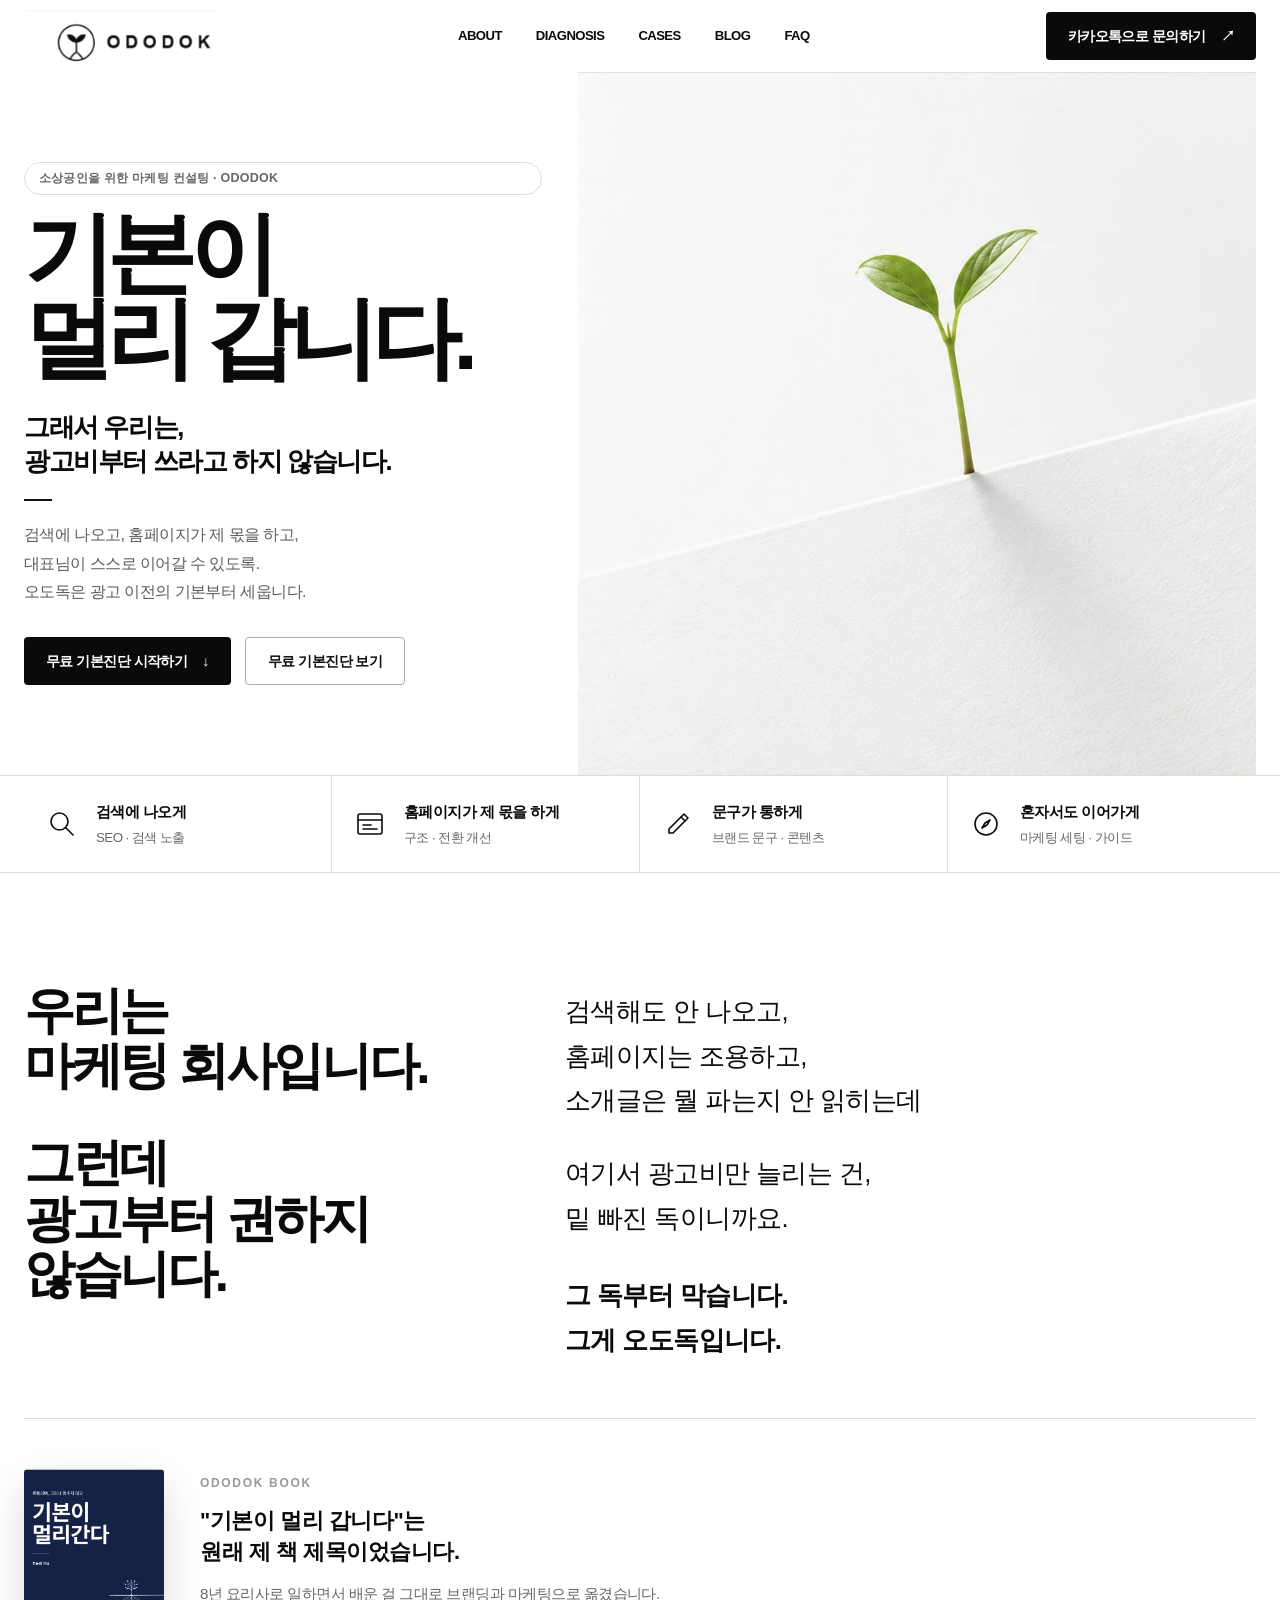
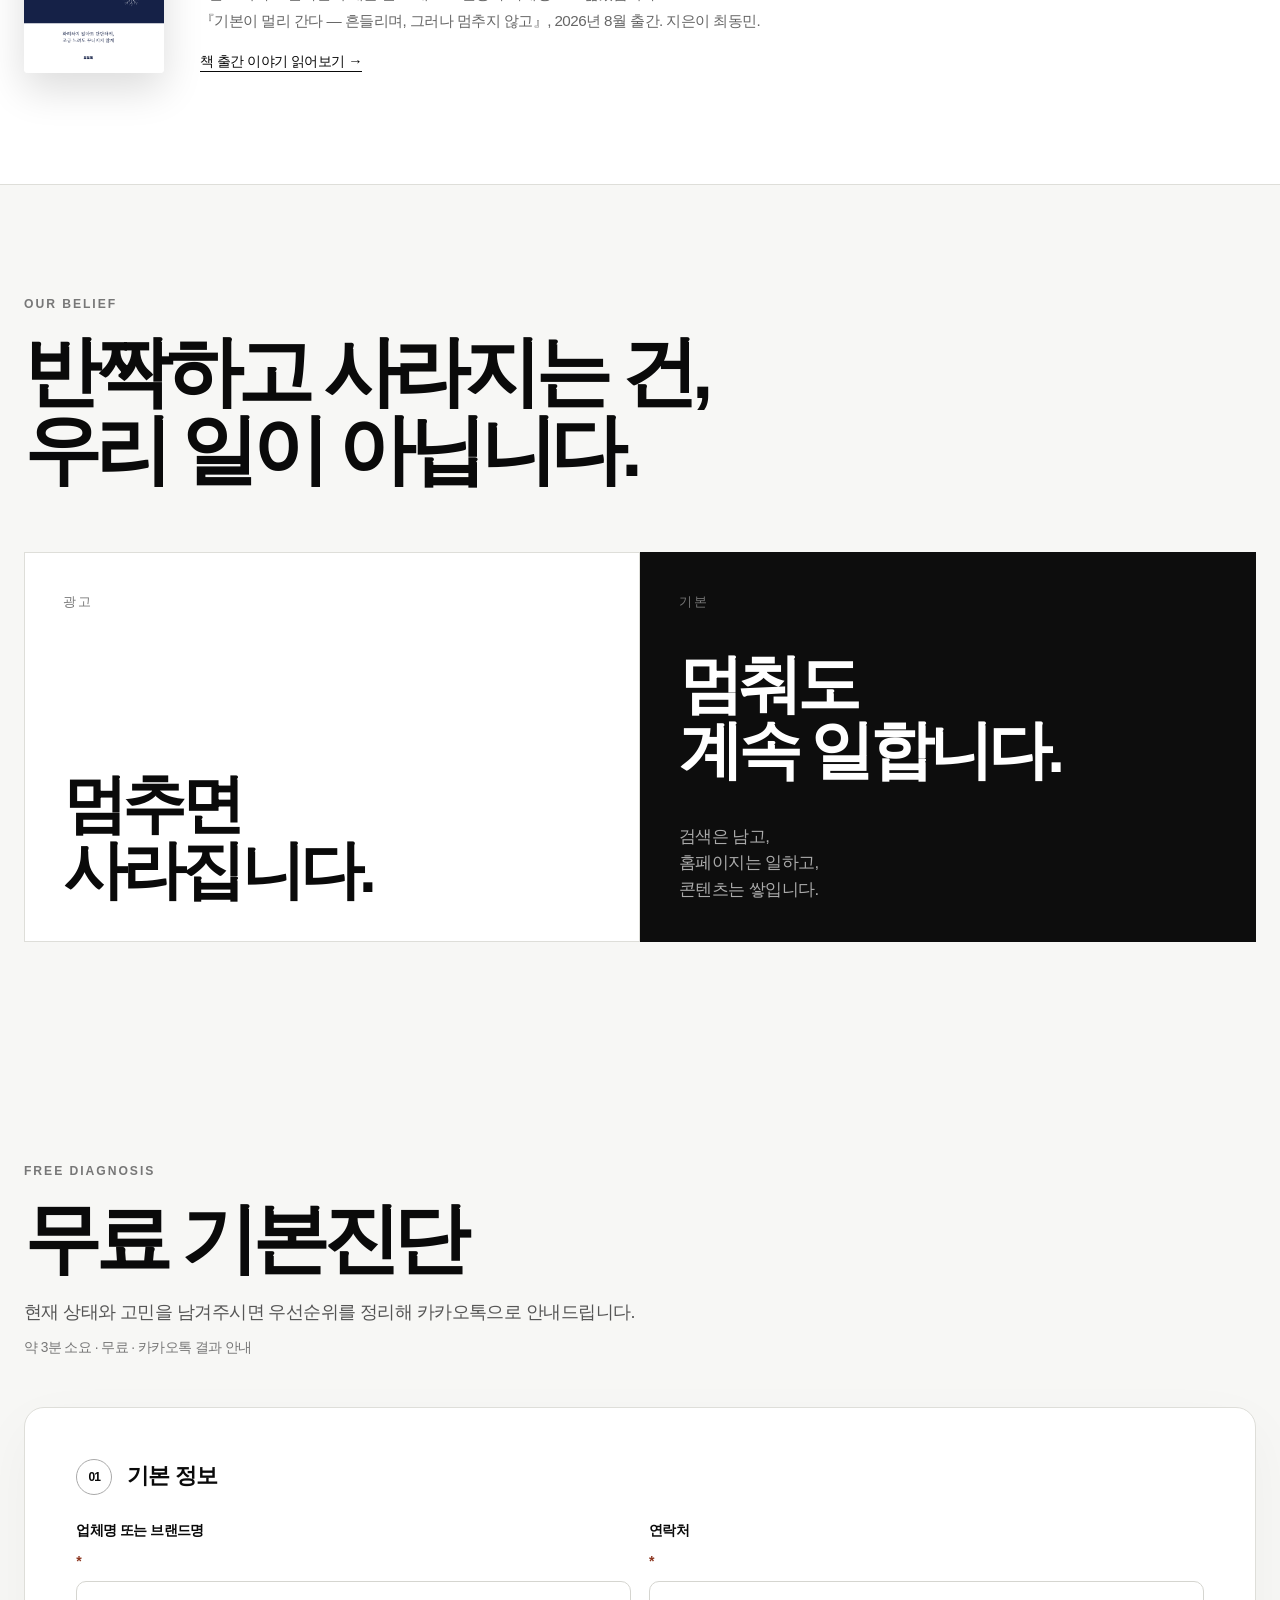
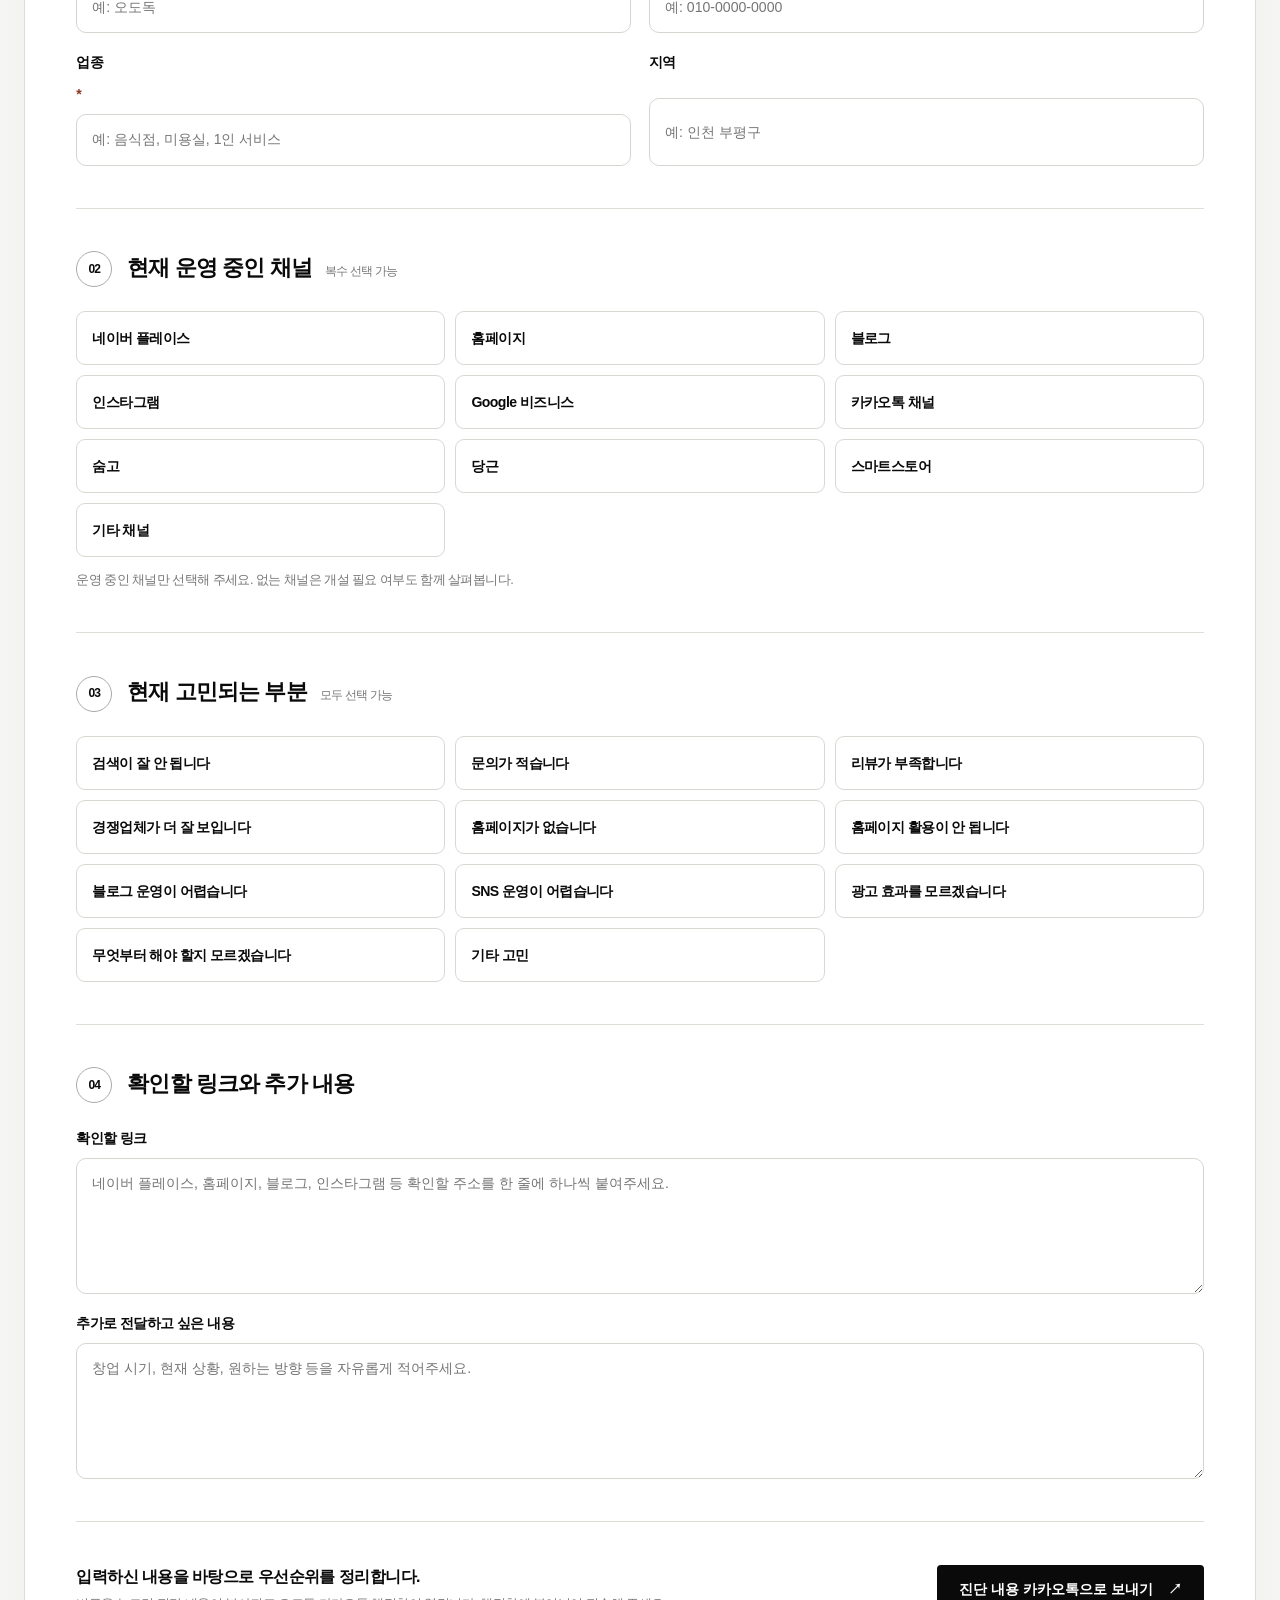
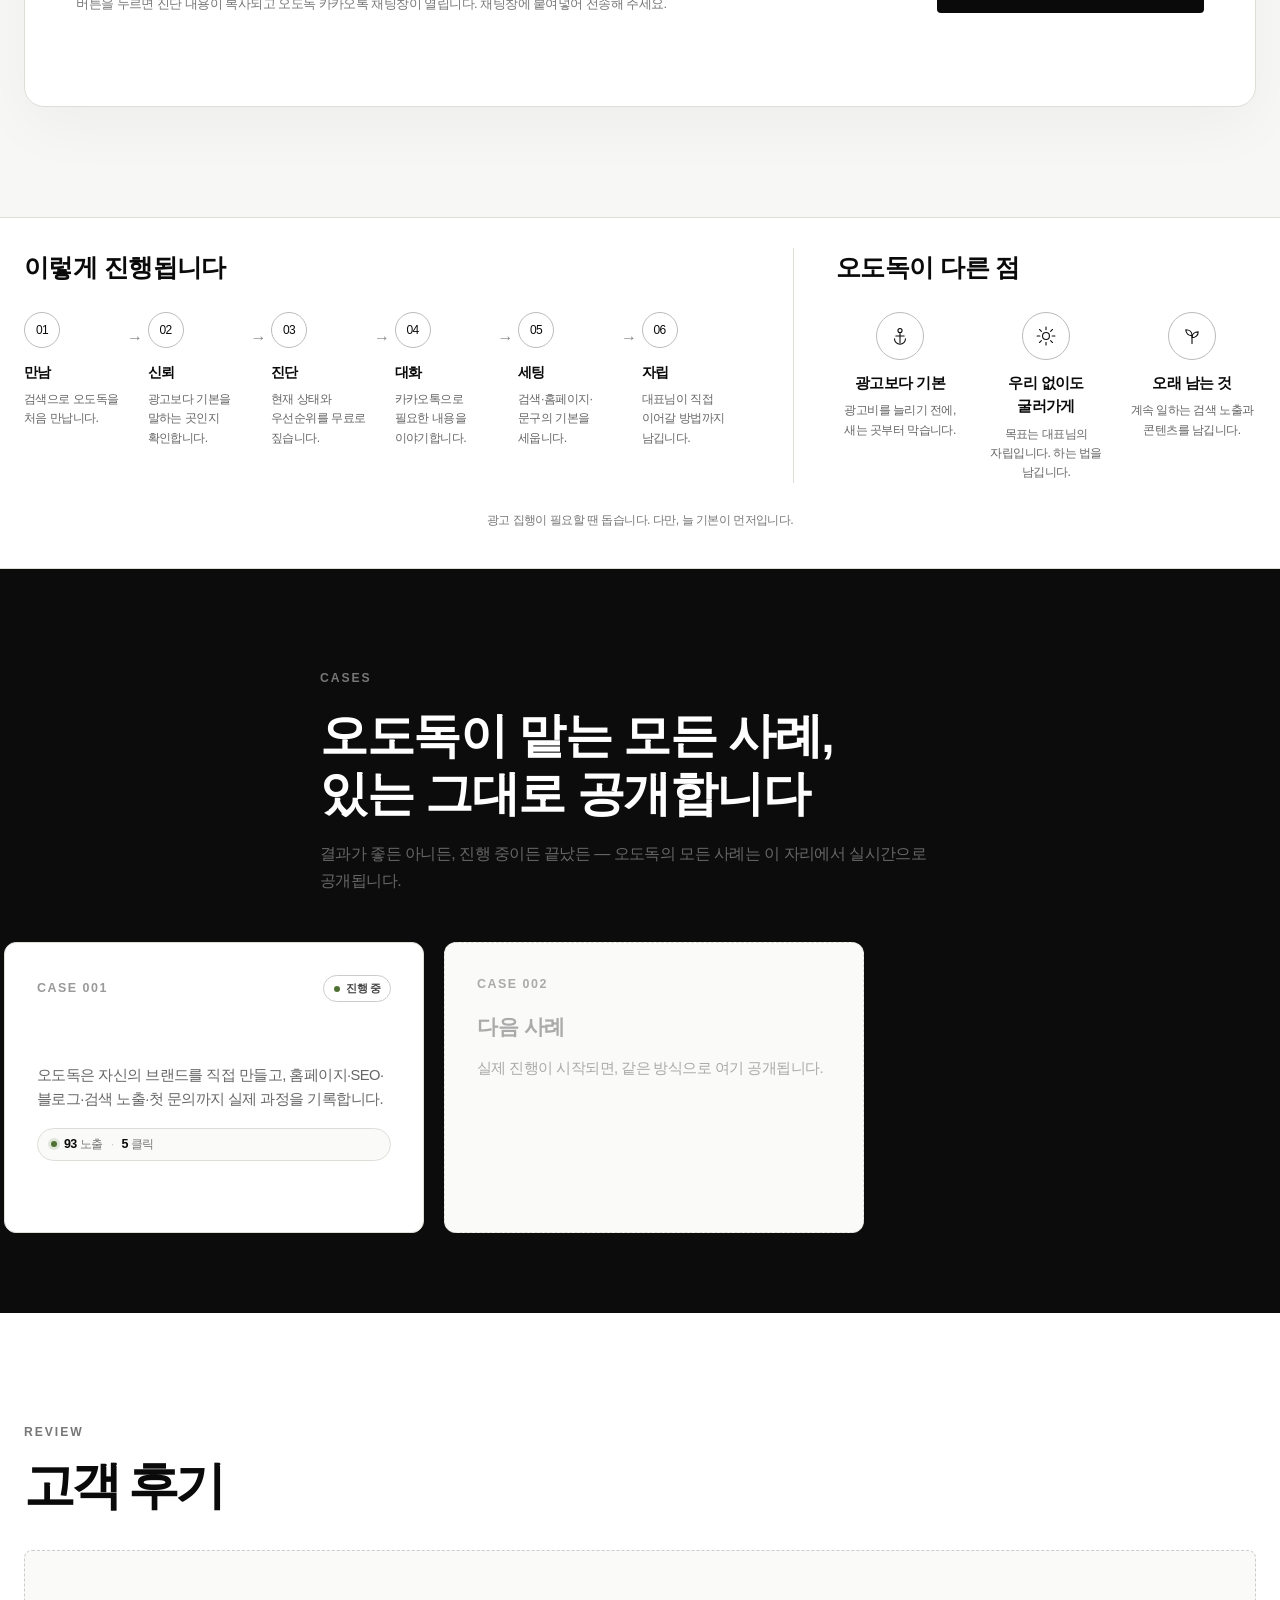
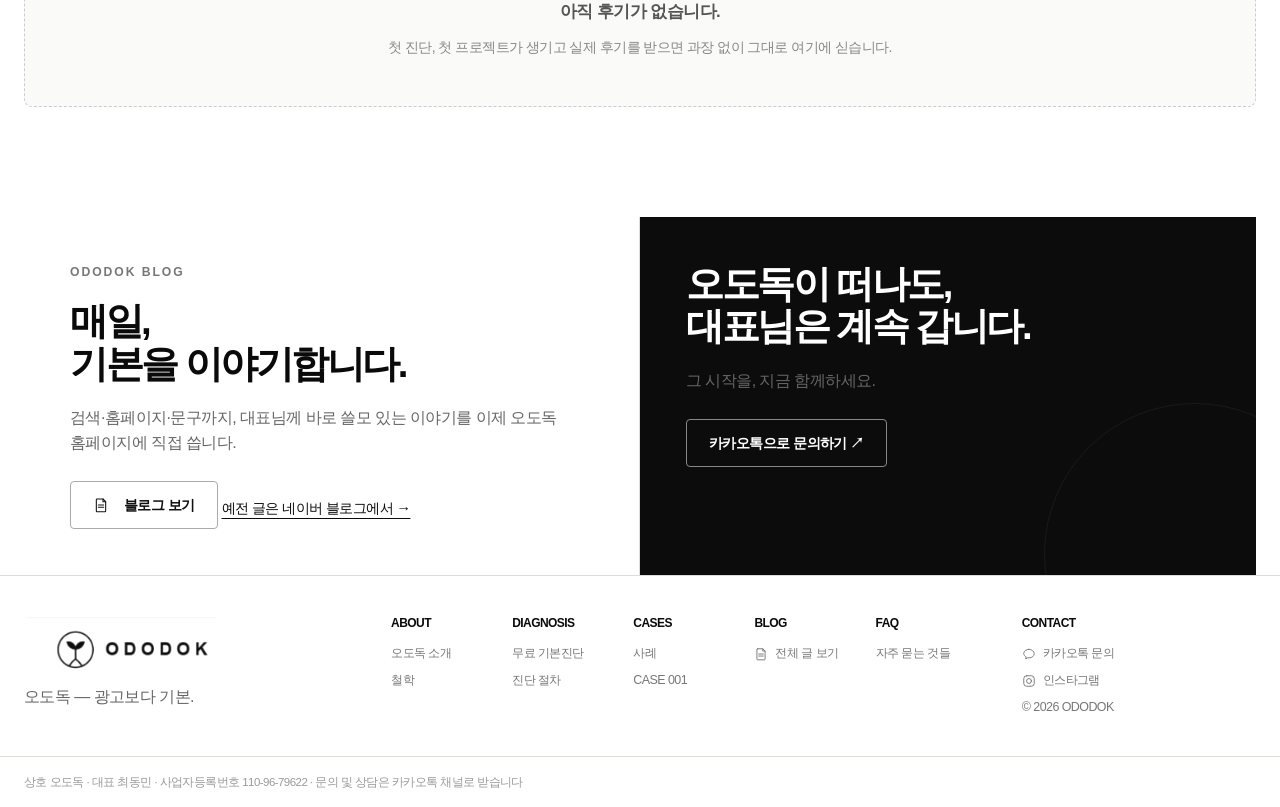
<file: index.html>
<!doctype html>
<html lang="ko">
<head>
  <meta charset="utf-8">
  <meta name="naver-site-verification" content="34b2e5443bd38e90302360f2baf457c5cb8c1512" />
  <meta name="naver-site-verification" content="c91fc190283804dcff0ea05a291615e034c1074a" />
  <meta name="viewport" content="width=device-width, initial-scale=1, viewport-fit=cover">
  <title>오도독 | 기본이 멀리 갑니다.</title>
  <meta name="description" content="오도독은 광고부터 권하지 않습니다. 검색, 홈페이지, 브랜드 문구의 현재 상태부터 무료로 함께 살핍니다.">
  <meta name="theme-color" content="#ffffff">
  <link rel="canonical" href="https://ododok.kr/">
  <link rel="icon" href="assets/favicon.svg" type="image/svg+xml">
  <link rel="manifest" href="manifest.json">
  <link rel="stylesheet" href="css/style.css">
  <meta property="og:type" content="website">
  <meta property="og:title" content="오도독 | 기본이 멀리 갑니다.">
  <meta property="og:description" content="광고보다 먼저, 기본부터 봅니다.">
  <meta property="og:url" content="https://ododok.kr/">
  <meta property="og:image" content="https://ododok.kr/assets/og-image.png">
  <meta property="og:image:width" content="1200">
  <meta property="og:image:height" content="630">
  <script type="application/ld+json">
  {
    "@context": "https://schema.org",
    "@type": "ProfessionalService",
    "name": "오도독",
    "alternateName": "ODODOK",
    "url": "https://ododok.kr/",
    "logo": "https://ododok.kr/assets/ododok-logo-transparent.png",
    "image": "https://ododok.kr/assets/hero-sprout-approved.webp",
    "description": "오도독은 광고부터 권하지 않습니다. 검색, 홈페이지, 브랜드 문구의 현재 상태부터 무료로 함께 살핍니다.",
    "areaServed": "KR",
    "founder": {
      "@type": "Person",
      "name": "최동민",
      "jobTitle": "대표",
      "sameAs": [
        "https://www.instagram.com/ododok.archive/"
      ]
    },
    "address": {
      "@type": "PostalAddress",
      "addressCountry": "KR"
    },
    "sameAs": [
      "https://blog.naver.com/rajkjk",
      "https://www.instagram.com/ododok.archive/",
      "https://pf.kakao.com/_xmunxnX/chat"
    ]
  }
  </script>
</head>
<body>
  <div class="scroll-progress" id="scrollProgress"></div>

  <header class="site-header" id="siteHeader">
    <div class="container nav">
      <a class="brand" href="#top" aria-label="오도독 홈">
        <img src="assets/ododok-logo-transparent.png" alt="ODODOK 오도독">
      </a>
      <nav class="nav-links" id="navLinks" aria-label="주요 메뉴">
        <a href="#about">ABOUT</a>
        <a href="#diagnosis">DIAGNOSIS</a>
        <a href="#project">CASES</a>
        <a href="blog/index.html">BLOG</a>
        <a href="faq.html">FAQ</a>
      </nav>
      <a class="header-cta" href="https://pf.kakao.com/_xmunxnX/chat" target="_blank" rel="noopener noreferrer">
        카카오톡으로 문의하기 <span>↗</span>
      </a>
      <button class="menu-button" id="menuButton" type="button" aria-expanded="false" aria-controls="navLinks">MENU</button>
    </div>
  </header>

  <main id="top">
    <section class="hero">
      <div class="container hero-grid">
        <div class="hero-copy reveal">
          <span class="hero-kicker">소상공인을 위한 마케팅 컨설팅 · ODODOK</span>
          <h1>기본이<br>멀리 갑니다.</h1>
          <h2>그래서 우리는,<br>광고비부터 쓰라고 하지 않습니다.</h2>
          <div class="short-line"></div>
          <p>
            검색에 나오고, 홈페이지가 제 몫을 하고,<br>
            대표님이 스스로 이어갈 수 있도록.<br>
            오도독은 광고 이전의 기본부터 세웁니다.
          </p>
          <div class="hero-actions">
            <a class="button black" href="#diagnosis">
              무료 기본진단 시작하기 <span>↓</span>
            </a>
            <a class="button outline" href="#diagnosis">무료 기본진단 보기</a>
          </div>
        </div>
        <div class="hero-visual reveal">
          <img src="assets/hero-sprout-approved.webp" alt="단단한 기반 위에서 자라는 새싹">
          <span class="scroll-label">SCROLL</span>
        </div>
      </div>

      <div class="service-strip" aria-label="오도독 핵심 서비스">
        <div class="container service-strip-grid">
          <article><span class="icon"><svg viewBox="0 0 32 32" fill="none" stroke="currentColor" stroke-width="1.6" stroke-linecap="round" stroke-linejoin="round"><circle cx="13.5" cy="13.5" r="8.5"/><line x1="19.5" y1="19.5" x2="27" y2="27"/></svg></span><div><strong>검색에 나오게</strong><small>SEO · 검색 노출</small></div></article>
          <article><span class="icon"><svg viewBox="0 0 32 32" fill="none" stroke="currentColor" stroke-width="1.6" stroke-linecap="round" stroke-linejoin="round"><rect x="4" y="6" width="24" height="20" rx="2"/><line x1="4" y1="12" x2="28" y2="12"/><line x1="9" y1="17" x2="17" y2="17"/><line x1="9" y1="21" x2="23" y2="21"/></svg></span><div><strong>홈페이지가 제 몫을 하게</strong><small>구조 · 전환 개선</small></div></article>
          <article><span class="icon"><svg viewBox="0 0 32 32" fill="none" stroke="currentColor" stroke-width="1.6" stroke-linecap="round" stroke-linejoin="round"><path d="M22 6l4 4-15 15H7v-4z"/><line x1="19" y1="9" x2="23" y2="13"/></svg></span><div><strong>문구가 통하게</strong><small>브랜드 문구 · 콘텐츠</small></div></article>
          <article><span class="icon"><svg viewBox="0 0 32 32" fill="none" stroke="currentColor" stroke-width="1.6" stroke-linecap="round" stroke-linejoin="round"><circle cx="16" cy="16" r="11"/><path d="M20 12l-5 3-3 5 5-3z"/></svg></span><div><strong>혼자서도 이어가게</strong><small>마케팅 세팅 · 가이드</small></div></article>
        </div>
      </div>
    </section>

    <section class="section brand-intro" id="about">
      <div class="container split-intro">
        <div class="intro-title reveal">
          <h2>우리는<br>마케팅 회사입니다.</h2>
          <h3>그런데<br>광고부터 권하지 않습니다.</h3>
        </div>
        <div class="intro-copy reveal">
          <p>검색해도 안 나오고,<br>홈페이지는 조용하고,<br>소개글은 뭘 파는지 안 읽히는데</p>
          <p>여기서 광고비만 늘리는 건,<br>밑 빠진 독이니까요.</p>
          <strong>그 독부터 막습니다.<br>그게 오도독입니다.</strong>
        </div>
      </div>
      <div class="container book-block reveal">
        <div class="book-block-cover">
          <img src="assets/book-cover.png" alt="기본이 멀리 간다 - 흔들리며, 그러나 멈추지 않고, 최동민 지음">
        </div>
        <div class="book-block-copy">
          <span class="book-block-kicker">ODODOK BOOK</span>
          <h3>"기본이 멀리 갑니다"는<br>원래 제 책 제목이었습니다.</h3>
          <p>8년 요리사로 일하면서 배운 걸 그대로 브랜딩과 마케팅으로 옮겼습니다.<br><span class="book-title-nowrap">『기본이 멀리 간다 — 흔들리며, 그러나 멈추지 않고』</span>, 2026년 8월 출간. 지은이 최동민.</p>
          <a class="text-link" href="blog/post-001-book.html">책 출간 이야기 읽어보기 →</a>
        </div>
      </div>
    </section>

    <section class="section philosophy">
      <div class="container">
        <span class="section-kicker reveal">OUR BELIEF</span>
        <h2 class="display-title reveal">반짝하고 사라지는 건,<br>우리 일이 아닙니다.</h2>
        <div class="belief-grid">
          <article class="belief-card reveal">
            <small>광고</small>
            <h3>멈추면<br>사라집니다.</h3>
          </article>
          <article class="belief-card dark reveal">
            <small>기본</small>
            <h3>멈춰도<br>계속 일합니다.</h3>
            <p>검색은 남고,<br>홈페이지는 일하고,<br>콘텐츠는 쌓입니다.</p>
          </article>
        </div>
      </div>
    </section>

    <section class="section diagnosis diagnosis-v23" id="diagnosis">
      <div class="container">
        <div class="diagnosis-heading reveal">
          <span class="section-kicker">FREE DIAGNOSIS</span>
          <h2>무료 기본진단</h2>
          <p>현재 상태와 고민을 남겨주시면 우선순위를 정리해 카카오톡으로 안내드립니다.</p>
          <small>약 3분 소요 · 무료 · 카카오톡 결과 안내</small>
        </div>

        <form class="diagnosis-form reveal" id="diagnosisForm" novalidate>
          <fieldset class="form-step">
            <legend><span>01</span> 기본 정보</legend>
            <div class="field-grid two">
              <label>업체명 또는 브랜드명 <b>*</b><input type="text" name="business" required placeholder="예: 오도독"></label>
              <label>연락처 <b>*</b><input type="tel" name="phone" required inputmode="tel" placeholder="예: 010-0000-0000"></label>
              <label>업종 <b>*</b><input type="text" name="category" required placeholder="예: 음식점, 미용실, 1인 서비스"></label>
              <label>지역<input type="text" name="region" placeholder="예: 인천 부평구"></label>
            </div>
          </fieldset>

          <fieldset class="form-step">
            <legend><span>02</span> 현재 운영 중인 채널 <em>복수 선택 가능</em></legend>
            <div class="choice-grid channel-grid">
              <label><input type="checkbox" name="channels" value="네이버 플레이스"><span>네이버 플레이스</span></label>
              <label><input type="checkbox" name="channels" value="홈페이지"><span>홈페이지</span></label>
              <label><input type="checkbox" name="channels" value="블로그"><span>블로그</span></label>
              <label><input type="checkbox" name="channels" value="인스타그램"><span>인스타그램</span></label>
              <label><input type="checkbox" name="channels" value="Google 비즈니스"><span>Google 비즈니스</span></label>
              <label><input type="checkbox" name="channels" value="카카오톡 채널"><span>카카오톡 채널</span></label>
              <label><input type="checkbox" name="channels" value="숨고"><span>숨고</span></label>
              <label><input type="checkbox" name="channels" value="당근"><span>당근</span></label>
              <label><input type="checkbox" name="channels" value="스마트스토어"><span>스마트스토어</span></label>
              <label><input type="checkbox" id="channelOtherCheck" value="기타"><span>기타 채널</span></label>
            </div>
            <label class="conditional-field" id="channelOtherWrap">기타 채널 직접 입력<input type="text" id="channelOther" placeholder="예: 유튜브, 크몽, 배달앱"></label>
            <p class="field-help">운영 중인 채널만 선택해 주세요. 없는 채널은 개설 필요 여부도 함께 살펴봅니다.</p>
          </fieldset>

          <fieldset class="form-step">
            <legend><span>03</span> 현재 고민되는 부분 <em>모두 선택 가능</em></legend>
            <div class="choice-grid concern-grid">
              <label><input type="checkbox" name="concerns" value="검색이 잘 안 됩니다"><span>검색이 잘 안 됩니다</span></label>
              <label><input type="checkbox" name="concerns" value="문의가 적습니다"><span>문의가 적습니다</span></label>
              <label><input type="checkbox" name="concerns" value="리뷰가 부족합니다"><span>리뷰가 부족합니다</span></label>
              <label><input type="checkbox" name="concerns" value="경쟁업체가 더 잘 보입니다"><span>경쟁업체가 더 잘 보입니다</span></label>
              <label><input type="checkbox" name="concerns" value="홈페이지가 없습니다"><span>홈페이지가 없습니다</span></label>
              <label><input type="checkbox" name="concerns" value="홈페이지 활용이 안 됩니다"><span>홈페이지 활용이 안 됩니다</span></label>
              <label><input type="checkbox" name="concerns" value="블로그 운영이 어렵습니다"><span>블로그 운영이 어렵습니다</span></label>
              <label><input type="checkbox" name="concerns" value="SNS 운영이 어렵습니다"><span>SNS 운영이 어렵습니다</span></label>
              <label><input type="checkbox" name="concerns" value="광고 효과를 모르겠습니다"><span>광고 효과를 모르겠습니다</span></label>
              <label><input type="checkbox" name="concerns" value="무엇부터 해야 할지 모르겠습니다"><span>무엇부터 해야 할지 모르겠습니다</span></label>
              <label><input type="checkbox" id="concernOtherCheck" value="기타"><span>기타 고민</span></label>
            </div>
            <label class="conditional-field" id="concernOtherWrap">기타 고민 직접 입력<textarea id="concernOther" rows="3" placeholder="현재 상황을 자유롭게 적어주세요."></textarea></label>
          </fieldset>

          <fieldset class="form-step">
            <legend><span>04</span> 확인할 링크와 추가 내용</legend>
            <label>확인할 링크<textarea name="links" rows="5" placeholder="네이버 플레이스, 홈페이지, 블로그, 인스타그램 등 확인할 주소를 한 줄에 하나씩 붙여주세요."></textarea></label>
            <label>추가로 전달하고 싶은 내용<textarea name="message" rows="5" placeholder="창업 시기, 현재 상황, 원하는 방향 등을 자유롭게 적어주세요."></textarea></label>
          </fieldset>

          <div class="diagnosis-submit">
            <div>
              <strong>입력하신 내용을 바탕으로 우선순위를 정리합니다.</strong>
              <p>버튼을 누르면 진단 내용이 복사되고 오도독 카카오톡 채팅창이 열립니다. 채팅창에 붙여넣어 전송해 주세요.</p>
            </div>
            <button class="button black" type="submit">진단 내용 카카오톡으로 보내기 <span>↗</span></button>
          </div>
          <p class="form-status" id="formStatus" role="status" aria-live="polite"></p>
        </form>
      </div>
    </section>

    <section class="section process-difference">
      <div class="container dual-grid">
        <div class="process reveal">
          <h2>이렇게 진행됩니다</h2>
          <ol class="process-list">
            <li><span>01</span><div><strong>만남</strong><p>검색으로 오도독을 처음 만납니다.</p></div></li>
            <li><span>02</span><div><strong>신뢰</strong><p>광고보다 기본을 말하는 곳인지 확인합니다.</p></div></li>
            <li><span>03</span><div><strong>진단</strong><p>현재 상태와 우선순위를 무료로 짚습니다.</p></div></li>
            <li><span>04</span><div><strong>대화</strong><p>카카오톡으로 필요한 내용을 이야기합니다.</p></div></li>
            <li><span>05</span><div><strong>세팅</strong><p>검색·홈페이지·문구의 기본을 세웁니다.</p></div></li>
            <li><span>06</span><div><strong>자립</strong><p>대표님이 직접 이어갈 방법까지 남깁니다.</p></div></li>
          </ol>
        </div>
        <div class="difference reveal">
          <h2>오도독이 다른 점</h2>
          <div class="difference-grid">
            <article><span><svg viewBox="0 0 32 32" fill="none" stroke="currentColor" stroke-width="1.6" stroke-linecap="round" stroke-linejoin="round"><circle cx="16" cy="8" r="3"/><line x1="16" y1="11" x2="16" y2="26"/><path d="M8 20a8 8 0 0016 0"/><line x1="10" y1="16" x2="22" y2="16"/></svg></span><h3>광고보다 기본</h3><p>광고비를 늘리기 전에, 새는 곳부터 막습니다.</p></article>
            <article><span><svg viewBox="0 0 32 32" fill="none" stroke="currentColor" stroke-width="1.6" stroke-linecap="round" stroke-linejoin="round"><circle cx="16" cy="16" r="5"/><path d="M16 3v4M16 25v4M3 16h4M25 16h4M6.5 6.5l2.8 2.8M22.7 22.7l2.8 2.8M25.5 6.5l-2.8 2.8M9.3 22.7l-2.8 2.8"/></svg></span><h3>우리 없이도 굴러가게</h3><p>목표는 대표님의 자립입니다. 하는 법을 남깁니다.</p></article>
            <article><span><svg viewBox="0 0 32 32" fill="none" stroke="currentColor" stroke-width="1.6" stroke-linecap="round" stroke-linejoin="round"><path d="M16 27V15"/><path d="M16 15c0-5-4-8-9-8 0 5 4 9 9 8z"/><path d="M16 18c0-5 4-8 9-8 0 5-4 9-9 8z"/></svg></span><h3>오래 남는 것</h3><p>계속 일하는 검색 노출과 콘텐츠를 남깁니다.</p></article>
          </div>
        </div>
      </div>
      <div class="container philosophy-note reveal">광고 집행이 필요할 땐 돕습니다. 다만, 늘 기본이 먼저입니다.</div>
    </section>

    <section class="project-section" id="project">
      <div class="container project-intro reveal">
        <span class="section-kicker">CASES</span>
        <h2>오도독이 맡는 모든 사례,<br>있는 그대로 공개합니다</h2>
        <p>결과가 좋든 아니든, 진행 중이든 끝났든 — 오도독의 모든 사례는 이 자리에서 실시간으로 공개됩니다.</p>
      </div>
      <div class="case-carousel reveal">
        <div class="case-track">
          <article class="case-card">
            <div class="case-card-top">
              <span class="case-card-num">CASE 001</span>
              <span class="badge"><i></i> 진행 중</span>
            </div>
            <h3>오도독 브랜드 구축 사례</h3>
            <p>오도독은 자신의 브랜드를 직접 만들고, 홈페이지·SEO·블로그·검색 노출·첫 문의까지 실제 과정을 기록합니다.</p>
            <a class="case-card-live" id="homeLiveStat" href="project001.html"></a>
            <a class="text-link" href="project001.html">자세히 보기 →</a>
          </article>
          <article class="case-card case-card-next">
            <div class="case-card-top">
              <span class="case-card-num">CASE 002</span>
            </div>
            <h3>다음 사례</h3>
            <p>실제 진행이 시작되면, 같은 방식으로 여기 공개됩니다.</p>
          </article>
        </div>
      </div>
    </section>

    <section class="section review-section">
      <div class="container">
        <span class="section-kicker reveal">REVIEW</span>
        <h2 class="display-title reveal" style="font-size:clamp(2.2rem,4.5vw,3.2rem)">고객 후기</h2>
        <div class="review-empty reveal">
          <p>아직 후기가 없습니다.</p>
          <p class="review-empty-sub">첫 진단, 첫 프로젝트가 생기고 실제 후기를 받으면 과장 없이 그대로 여기에 싣습니다.</p>
        </div>
      </div>
    </section>

    <section class="journal-contact">
      <div class="container jl-grid">
        <div class="journal reveal" id="journal">
          <span class="section-kicker">ODODOK BLOG</span>
          <h2>매일,<br>기본을 이야기합니다.</h2>
          <p>검색·홈페이지·문구까지, 대표님께 바로 쓸모 있는 이야기를 이제 오도독 홈페이지에 직접 씁니다.</p>
          <a class="button outline" href="blog/index.html"><svg viewBox="0 0 24 24" fill="none" stroke="currentColor" stroke-width="1.6" stroke-linecap="round" stroke-linejoin="round"><path d="M6 3h9l4 4v14a1 1 0 01-1 1H6a1 1 0 01-1-1V4a1 1 0 011-1z"/><path d="M15 3v4h4"/><line x1="8" y1="12" x2="16" y2="12"/><line x1="8" y1="15.5" x2="16" y2="15.5"/></svg>블로그 보기</a>
          <a class="text-link" style="margin-top:14px" href="https://blog.naver.com/rajkjk" target="_blank" rel="noopener noreferrer">예전 글은 네이버 블로그에서 →</a>
        </div>
        <div class="closing reveal" id="contact">
          <h2>오도독이 떠나도,<br>대표님은 계속 갑니다.</h2>
          <p>그 시작을, 지금 함께하세요.</p>
          <a class="button outline light-outline" href="https://pf.kakao.com/_xmunxnX/chat" target="_blank" rel="noopener noreferrer">
            카카오톡으로 문의하기 ↗
          </a>
        </div>
      </div>
    </section>
  </main>

  <div class="mobile-cta-bar">
    <a class="secondary" href="#diagnosis">무료 진단</a>
    <a class="primary" href="https://pf.kakao.com/_xmunxnX/chat" target="_blank" rel="noopener noreferrer" aria-label="카카오톡으로 문의하기">카카오톡 상담 ↗</a>
  </div>

  <footer>
    <div class="container footer-grid">
      <div class="footer-brand">
        <img src="assets/ododok-logo-transparent.png" alt="ODODOK 오도독">
        <p>오도독 — 광고보다 기본.</p>
      </div>
      <nav aria-label="푸터 메뉴">
        <div><strong>ABOUT</strong><a href="#about">오도독 소개</a><a href="#about">철학</a></div>
        <div><strong>DIAGNOSIS</strong><a href="#diagnosis">무료 기본진단</a><a href="#diagnosis">진단 절차</a></div>
        <div><strong>CASES</strong><a href="#project">사례</a><a href="project001.html">CASE 001</a></div>
        <div><strong>BLOG</strong><a href="blog/index.html"><svg viewBox="0 0 24 24" fill="none" stroke="currentColor" stroke-width="1.6" stroke-linecap="round" stroke-linejoin="round"><path d="M6 3h9l4 4v14a1 1 0 01-1 1H6a1 1 0 01-1-1V4a1 1 0 011-1z"/><path d="M15 3v4h4"/><line x1="8" y1="12" x2="16" y2="12"/><line x1="8" y1="15.5" x2="16" y2="15.5"/></svg>전체 글 보기</a></div>
        <div><strong>FAQ</strong><a href="faq.html">자주 묻는 것들</a></div>
      </nav>
      <div class="footer-contact">
        <strong>CONTACT</strong>
        <a href="https://pf.kakao.com/_xmunxnX/chat" target="_blank" rel="noopener noreferrer"><svg viewBox="0 0 24 24" fill="none" stroke="currentColor" stroke-width="1.6" stroke-linecap="round" stroke-linejoin="round"><path d="M12 4c-5 0-9 3.1-9 7 0 2.5 1.7 4.7 4.2 6l-1 3.4 3.7-2c.7.1 1.4.2 2.1.2 5 0 9-3.1 9-7s-4-7.6-9-7.6z"/></svg>카카오톡 문의</a>
        <a href="https://www.instagram.com/ododok.archive/" target="_blank" rel="noopener noreferrer"><svg viewBox="0 0 24 24" fill="none" stroke="currentColor" stroke-width="1.6" stroke-linecap="round" stroke-linejoin="round"><rect x="3" y="3" width="18" height="18" rx="5"/><circle cx="12" cy="12" r="4.2"/><circle cx="17.2" cy="6.8" r=".6" fill="currentColor" stroke="none"/></svg>인스타그램</a>
        <span>© 2026 ODODOK</span>
      </div>
    </div>
  </footer>
  <div class="biz-info">
    <div class="container">상호 오도독 · 대표 최동민 · 사업자등록번호 110-96-79622 · 문의 및 상담은 카카오톡 채널로 받습니다</div>
  </div>
  <script src="js/main.js"></script>
  <script src="js/live-stats.js"></script>
</body>
</html>
</file>
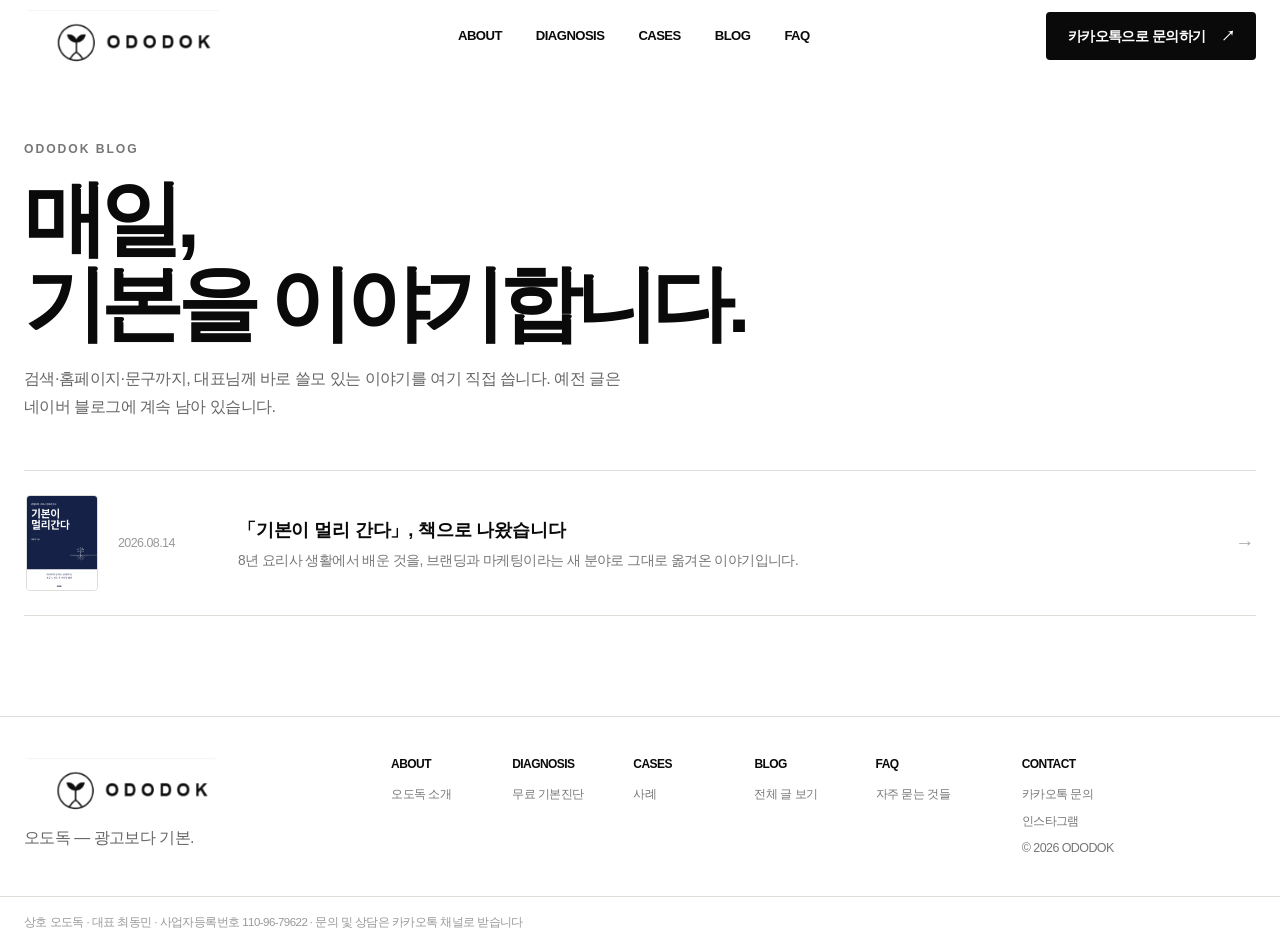
<file: blog/index.html>
<!doctype html>
<html lang="ko">
<head>
  <meta charset="utf-8">
  <meta name="viewport" content="width=device-width, initial-scale=1, viewport-fit=cover">
  <title>BLOG | 오도독 - 매일, 기본을 이야기합니다</title>
  <meta name="description" content="검색·홈페이지·문구까지, 소상공인 대표님께 바로 쓸모 있는 이야기를 오도독이 직접 씁니다.">
  <link rel="canonical" href="https://ododok.kr/blog/index.html">
  <link rel="icon" href="../assets/favicon.svg" type="image/svg+xml">
  <link rel="stylesheet" href="../css/style.css">
  <link rel="stylesheet" href="../css/journal.css">
  <meta property="og:type" content="website">
  <meta property="og:title" content="BLOG | 오도독 - 매일, 기본을 이야기합니다">
  <meta property="og:description" content="검색·홈페이지·문구까지, 소상공인 대표님께 바로 쓸모 있는 이야기를 오도독이 직접 씁니다.">
  <meta property="og:url" content="https://ododok.kr/blog/index.html">
</head>
<body>
  <div class="scroll-progress" id="scrollProgress"></div>

  <header class="site-header" id="siteHeader">
    <div class="container nav">
      <a class="brand" href="../index.html" aria-label="오도독 홈">
        <img src="../assets/ododok-logo-transparent.png" alt="ODODOK 오도독">
      </a>
      <nav class="nav-links" id="navLinks" aria-label="주요 메뉴">
        <a href="../index.html#about">ABOUT</a>
        <a href="../index.html#diagnosis">DIAGNOSIS</a>
        <a href="../index.html#project">CASES</a>
        <a href="index.html">BLOG</a>
        <a href="../faq.html">FAQ</a>
      </nav>
      <a class="header-cta" href="https://pf.kakao.com/_xmunxnX/chat" target="_blank" rel="noopener noreferrer">
        카카오톡으로 문의하기 <span>↗</span>
      </a>
      <button class="menu-button" id="menuButton" type="button" aria-expanded="false" aria-controls="navLinks">MENU</button>
    </div>
  </header>

  <main>
    <section class="section journal-page">
      <div class="container">
        <span class="section-kicker reveal">ODODOK BLOG</span>
        <h1 class="display-title reveal">매일,<br>기본을 이야기합니다.</h1>
        <p class="journal-page-lead reveal">검색·홈페이지·문구까지, 대표님께 바로 쓸모 있는 이야기를 여기 직접 씁니다. 예전 글은 네이버 블로그에 계속 남아 있습니다.</p>

        <div class="post-list reveal">
          <a href="post-001-book.html">
            <div class="post-thumb"><img src="../assets/book-cover.png" alt="기본이 멀리 간다 책 표지"></div>
            <time datetime="2026-08-14">2026.08.14</time>
            <div>
              <h2>「기본이 멀리 간다」, 책으로 나왔습니다</h2>
              <p>8년 요리사 생활에서 배운 것을, 브랜딩과 마케팅이라는 새 분야로 그대로 옮겨온 이야기입니다.</p>
            </div>
            <span class="arrow">→</span>
          </a>
        </div>
      </div>
    </section>
  </main>

  <footer>
    <div class="container footer-grid">
      <div class="footer-brand">
        <img src="../assets/ododok-logo-transparent.png" alt="ODODOK 오도독">
        <p>오도독 — 광고보다 기본.</p>
      </div>
      <nav aria-label="푸터 메뉴">
        <div><strong>ABOUT</strong><a href="../index.html#about">오도독 소개</a></div>
        <div><strong>DIAGNOSIS</strong><a href="../index.html#diagnosis">무료 기본진단</a></div>
        <div><strong>CASES</strong><a href="../index.html#project">사례</a></div>
        <div><strong>BLOG</strong><a href="index.html">전체 글 보기</a></div>
        <div><strong>FAQ</strong><a href="../faq.html">자주 묻는 것들</a></div>
      </nav>
      <div class="footer-contact">
        <strong>CONTACT</strong>
        <a href="https://pf.kakao.com/_xmunxnX/chat" target="_blank" rel="noopener noreferrer">카카오톡 문의</a>
        <a href="https://www.instagram.com/ododok.archive/" target="_blank" rel="noopener noreferrer">인스타그램</a>
        <span>© 2026 ODODOK</span>
      </div>
    </div>
  </footer>
  <div class="biz-info">
    <div class="container">상호 오도독 · 대표 최동민 · 사업자등록번호 110-96-79622 · 문의 및 상담은 카카오톡 채널로 받습니다</div>
  </div>

  <div class="mobile-cta-bar">
    <a class="secondary" href="../index.html#diagnosis">무료 진단</a>
    <a class="primary" href="https://pf.kakao.com/_xmunxnX/chat" target="_blank" rel="noopener noreferrer" aria-label="카카오톡으로 문의하기">카카오톡 상담 ↗</a>
  </div>
  <script src="../js/main.js"></script>
</body>
</html>
</file>
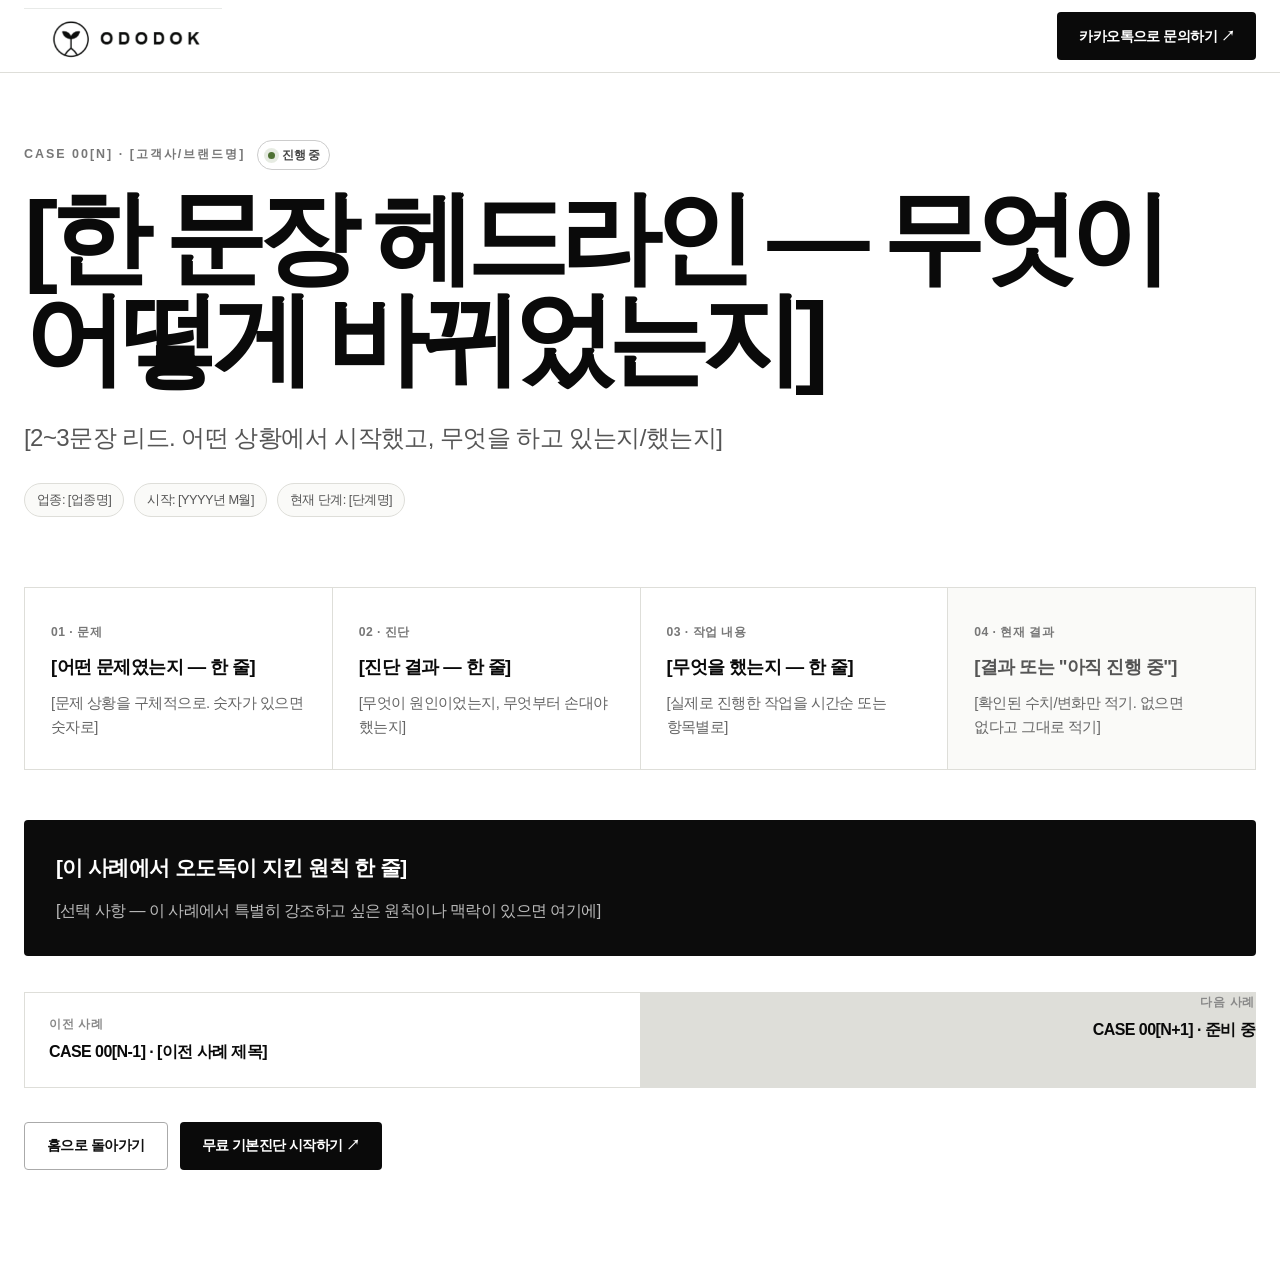
<file: case-template.html>
<!--
  ============================================================
  오도독 사례(CASE) 템플릿 — 새 사례가 생기면 이 파일을 복사해서 쓰세요.

  사용법:
  1. 이 파일을 case002.html 로 복사 (파일명 뒤 숫자만 바꾸면 됨)
  2. 아래 [대괄호] 부분을 실제 내용으로 교체
  3. index.html의 #project 섹션과 sitemap.xml에 새 사례 링크 추가
  4. 이 파일(case-template.html)은 <meta name="robots" content="noindex">
     가 걸려 있어서 검색에는 안 잡혀요. 복사한 case002.html에서는
     이 태그를 꼭 지워주세요.
  ============================================================
-->
<!doctype html>
<html lang="ko">
<head>
  <meta charset="utf-8">
  <meta name="viewport" content="width=device-width, initial-scale=1, viewport-fit=cover">
  <meta name="robots" content="noindex,nofollow">
  <title>CASE 00[N] | 오도독 사례 - [고객사/프로젝트 이름]</title>
  <meta name="description" content="[한 줄 요약: 어떤 상태에서 시작해서 무엇을 했는지]">
  <link rel="canonical" href="https://ododok.kr/case00[N].html">
  <link rel="stylesheet" href="css/style.css">
  <link rel="stylesheet" href="css/case.css">
  <meta property="og:type" content="article">
  <meta property="og:title" content="CASE 00[N] | 오도독 사례 - [고객사/프로젝트 이름]">
  <meta property="og:description" content="[SNS 공유용 한 줄 설명]">
  <meta property="og:url" content="https://ododok.kr/case00[N].html">
</head>
<body>
<header class="site-header scrolled">
  <div class="container nav">
    <a class="brand" href="index.html" aria-label="오도독 홈"><img src="assets/ododok-logo.png" alt="ODODOK 오도독"></a>
    <a class="header-cta" href="https://pf.kakao.com/_xmunxnX/chat" target="_blank" rel="noopener noreferrer">카카오톡으로 문의하기 ↗</a>
  </div>
</header>
<main class="case-detail">
  <div class="container">

    <div class="case-eyebrow-row">
      <span class="case-eyebrow">CASE 00[N] · [고객사/브랜드명]</span>
      <!-- 진행 중이면 아래 그대로, 완료됐으면 class="case-live-badge done" 으로 바꾸고 텍스트를 "완료"로 -->
      <span class="case-live-badge"><i></i> 진행 중</span>
    </div>

    <h1>[한 문장 헤드라인 — 무엇이 어떻게 바뀌었는지]</h1>
    <p class="lead">[2~3문장 리드. 어떤 상황에서 시작했고, 무엇을 하고 있는지/했는지]</p>

    <div class="case-meta">
      <span>업종: [업종명]</span>
      <span>시작: [YYYY년 M월]</span>
      <span>현재 단계: [단계명]</span>
    </div>

    <div class="case-stage-grid">
      <article>
        <small>01 · 문제</small>
        <h2>[어떤 문제였는지 — 한 줄]</h2>
        <p>[문제 상황을 구체적으로. 숫자가 있으면 숫자로]</p>
      </article>
      <article>
        <small>02 · 진단</small>
        <h2>[진단 결과 — 한 줄]</h2>
        <p>[무엇이 원인이었는지, 무엇부터 손대야 했는지]</p>
      </article>
      <article>
        <small>03 · 작업 내용</small>
        <h2>[무엇을 했는지 — 한 줄]</h2>
        <p>[실제로 진행한 작업을 시간순 또는 항목별로]</p>
      </article>
      <!-- 아직 결과가 없으면 class="is-progress" 유지, 결과가 나왔으면 지워도 됨 -->
      <article class="is-progress">
        <small>04 · 현재 결과</small>
        <h2>[결과 또는 "아직 진행 중"]</h2>
        <p>[확인된 수치/변화만 적기. 없으면 없다고 그대로 적기]</p>
      </article>
    </div>

    <div class="case-note">
      <h2>[이 사례에서 오도독이 지킨 원칙 한 줄]</h2>
      <p>[선택 사항 — 이 사례에서 특별히 강조하고 싶은 원칙이나 맥락이 있으면 여기에]</p>
    </div>

    <div class="case-series-nav">
      <!-- 이전 사례로 링크 -->
      <a href="case00[N-1].html"><small>이전 사례</small><strong>CASE 00[N-1] · [이전 사례 제목]</strong></a>
      <!-- 다음 사례가 아직 없으면 disabled 유지, 생기면 a href로 교체 -->
      <span class="disabled next"><small>다음 사례</small><strong>CASE 00[N+1] · 준비 중</strong></span>
    </div>

    <div class="case-back-row">
      <a class="button outline" href="index.html#project">홈으로 돌아가기</a>
      <a class="button black" href="https://pf.kakao.com/_xmunxnX/chat" target="_blank" rel="noopener noreferrer">무료 기본진단 시작하기 ↗</a>
    </div>

  </div>
</main>
</body>
</html>
</file>
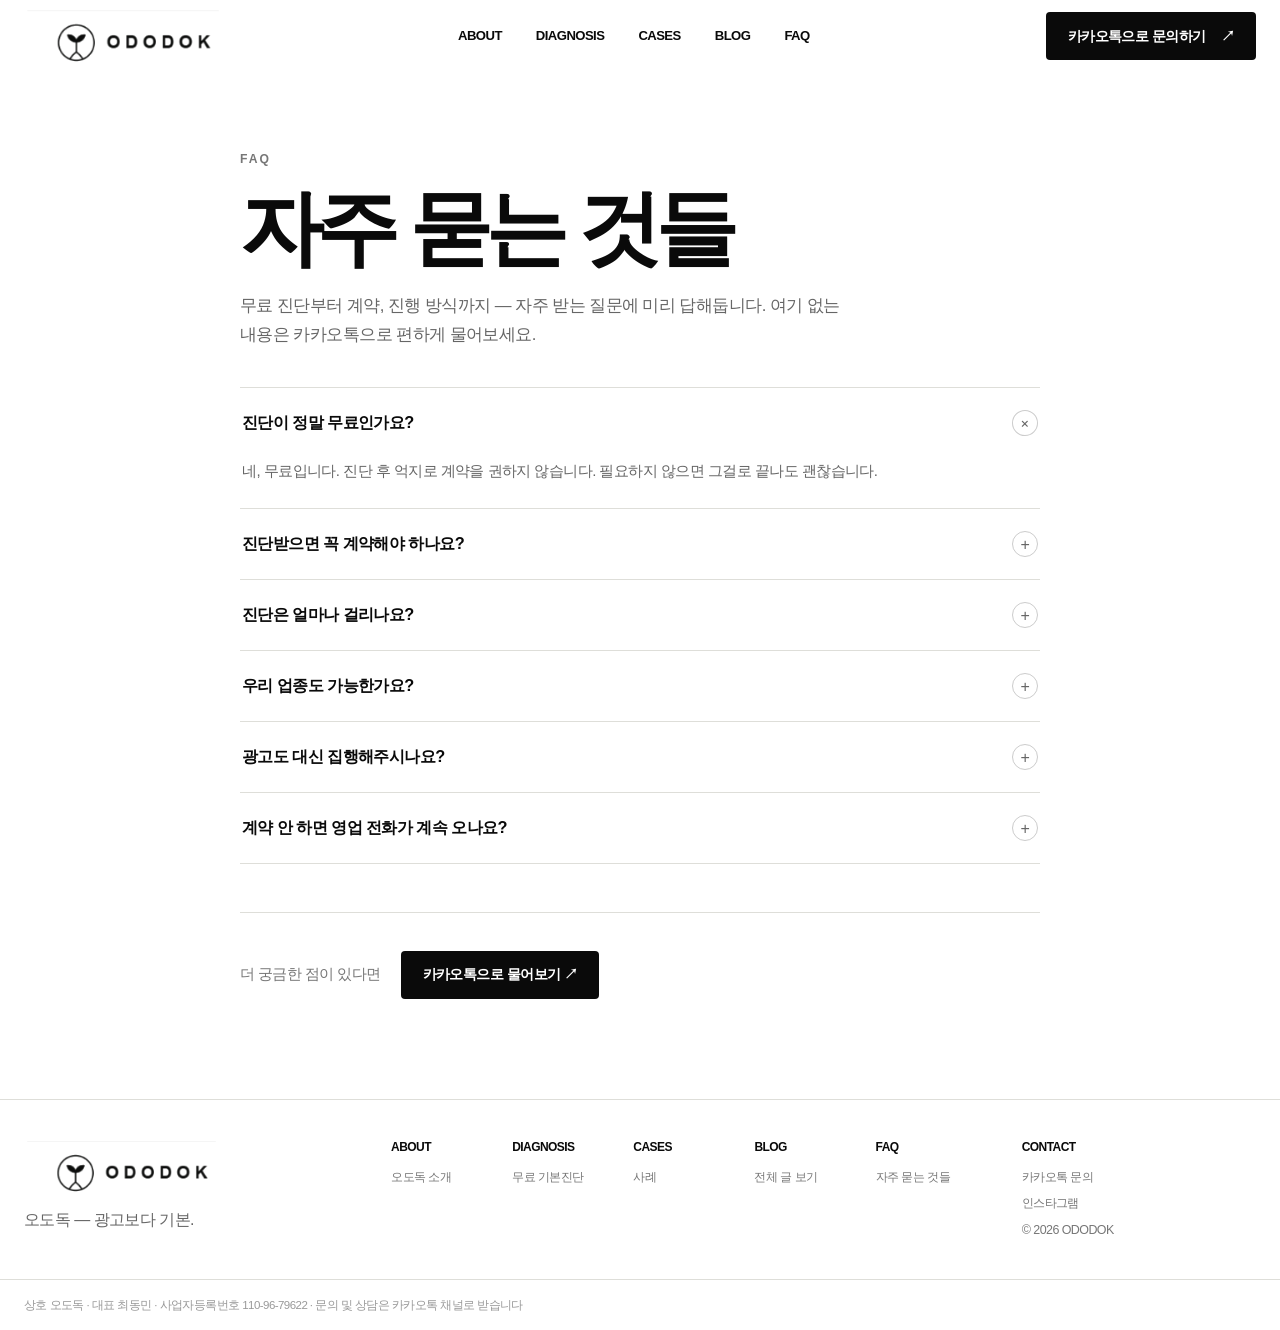
<file: faq.html>
<!doctype html>
<html lang="ko">
<head>
  <meta charset="utf-8">
  <meta name="viewport" content="width=device-width, initial-scale=1, viewport-fit=cover">
  <title>FAQ | 오도독 - 자주 묻는 것들</title>
  <meta name="description" content="오도독 무료 기본진단, 계약 여부, 소요 기간, 업종 해당 여부 등 자주 묻는 질문에 답합니다.">
  <link rel="canonical" href="https://ododok.kr/faq.html">
  <link rel="icon" href="assets/favicon.svg" type="image/svg+xml">
  <link rel="stylesheet" href="css/style.css">
  <meta property="og:type" content="website">
  <meta property="og:title" content="FAQ | 오도독 - 자주 묻는 것들">
  <meta property="og:description" content="무료 진단, 계약 여부, 소요 기간까지 - 오도독에 대해 자주 묻는 질문에 답합니다.">
  <meta property="og:url" content="https://ododok.kr/faq.html">
  <script type="application/ld+json">
  {
    "@context": "https://schema.org",
    "@type": "FAQPage",
    "mainEntity": [
      {
        "@type": "Question",
        "name": "진단이 정말 무료인가요?",
        "acceptedAnswer": {"@type": "Answer", "text": "네, 무료입니다. 진단 후 억지로 계약을 권하지 않습니다. 필요하지 않으면 그걸로 끝나도 괜찮습니다."}
      },
      {
        "@type": "Question",
        "name": "진단받으면 꼭 계약해야 하나요?",
        "acceptedAnswer": {"@type": "Answer", "text": "아니요. 진단은 현재 상태와 우선순위를 정리해드리는 것으로 끝날 수도 있습니다. 다음 단계는 대표님이 원할 때만 진행합니다."}
      },
      {
        "@type": "Question",
        "name": "진단은 얼마나 걸리나요?",
        "acceptedAnswer": {"@type": "Answer", "text": "폼 작성은 약 3분입니다. 결과 안내는 보통 1~2일 안에 카카오톡으로 드립니다."}
      },
      {
        "@type": "Question",
        "name": "우리 업종도 가능한가요?",
        "acceptedAnswer": {"@type": "Answer", "text": "네이버 플레이스나 홈페이지가 있는 소상공인이라면 대부분 가능합니다. 애매하면 일단 진단을 신청해 보세요. 안 맞으면 솔직히 말씀드립니다."}
      },
      {
        "@type": "Question",
        "name": "광고도 대신 집행해주시나요?",
        "acceptedAnswer": {"@type": "Answer", "text": "필요하다면 돕습니다. 다만 기본이 안 된 상태에서 광고비부터 쓰는 건 권하지 않습니다. 순서가 먼저입니다."}
      },
      {
        "@type": "Question",
        "name": "계약 안 하면 영업 전화가 계속 오나요?",
        "acceptedAnswer": {"@type": "Answer", "text": "아니요. 필요하지 않은 것은 권하지 않는다는 원칙은 진단 이후에도 같습니다. 연락은 대표님이 먼저 주실 때만 이어집니다."}
      }
    ]
  }
  </script>
</head>
<body>
  <div class="scroll-progress" id="scrollProgress"></div>

  <header class="site-header" id="siteHeader">
    <div class="container nav">
      <a class="brand" href="index.html" aria-label="오도독 홈">
        <img src="assets/ododok-logo-transparent.png" alt="ODODOK 오도독">
      </a>
      <nav class="nav-links" id="navLinks" aria-label="주요 메뉴">
        <a href="index.html#about">ABOUT</a>
        <a href="index.html#diagnosis">DIAGNOSIS</a>
        <a href="index.html#project">CASES</a>
        <a href="blog/index.html">BLOG</a>
        <a href="faq.html">FAQ</a>
      </nav>
      <a class="header-cta" href="https://pf.kakao.com/_xmunxnX/chat" target="_blank" rel="noopener noreferrer">
        카카오톡으로 문의하기 <span>↗</span>
      </a>
      <button class="menu-button" id="menuButton" type="button" aria-expanded="false" aria-controls="navLinks">MENU</button>
    </div>
  </header>

  <main>
    <section class="section faq-page">
      <div class="container faq-wrap">
        <span class="section-kicker reveal">FAQ</span>
        <h1 class="display-title reveal">자주 묻는 것들</h1>
        <p class="faq-page-lead reveal">무료 진단부터 계약, 진행 방식까지 &mdash; 자주 받는 질문에 미리 답해둡니다. 여기 없는 내용은 카카오톡으로 편하게 물어보세요.</p>

        <div class="faq-list reveal">
          <details open>
            <summary>진단이 정말 무료인가요?<span class="faq-icon">+</span></summary>
            <p>네, 무료입니다. 진단 후 억지로 계약을 권하지 않습니다. 필요하지 않으면 그걸로 끝나도 괜찮습니다.</p>
          </details>
          <details>
            <summary>진단받으면 꼭 계약해야 하나요?<span class="faq-icon">+</span></summary>
            <p>아니요. 진단은 현재 상태와 우선순위를 정리해드리는 것으로 끝날 수도 있습니다. 다음 단계는 대표님이 원할 때만 진행합니다.</p>
          </details>
          <details>
            <summary>진단은 얼마나 걸리나요?<span class="faq-icon">+</span></summary>
            <p>폼 작성은 약 3분입니다. 결과 안내는 보통 1~2일 안에 카카오톡으로 드립니다.</p>
          </details>
          <details>
            <summary>우리 업종도 가능한가요?<span class="faq-icon">+</span></summary>
            <p>네이버 플레이스나 홈페이지가 있는 소상공인이라면 대부분 가능합니다. 애매하면 일단 진단을 신청해 보세요. 안 맞으면 솔직히 말씀드립니다.</p>
          </details>
          <details>
            <summary>광고도 대신 집행해주시나요?<span class="faq-icon">+</span></summary>
            <p>필요하다면 돕습니다. 다만 기본이 안 된 상태에서 광고비부터 쓰는 건 권하지 않습니다. 순서가 먼저입니다.</p>
          </details>
          <details>
            <summary>계약 안 하면 영업 전화가 계속 오나요?<span class="faq-icon">+</span></summary>
            <p>아니요. "필요하지 않은 것은 권하지 않습니다"는 진단 이후에도 같은 원칙입니다. 연락은 대표님이 먼저 주실 때만 이어집니다.</p>
          </details>
        </div>

        <div class="faq-cta reveal">
          <p>더 궁금한 점이 있다면</p>
          <a class="button black" href="https://pf.kakao.com/_xmunxnX/chat" target="_blank" rel="noopener noreferrer">카카오톡으로 물어보기 ↗</a>
        </div>
      </div>
    </section>
  </main>

  <footer>
    <div class="container footer-grid">
      <div class="footer-brand">
        <img src="assets/ododok-logo-transparent.png" alt="ODODOK 오도독">
        <p>오도독 — 광고보다 기본.</p>
      </div>
      <nav aria-label="푸터 메뉴">
        <div><strong>ABOUT</strong><a href="index.html#about">오도독 소개</a></div>
        <div><strong>DIAGNOSIS</strong><a href="index.html#diagnosis">무료 기본진단</a></div>
        <div><strong>CASES</strong><a href="index.html#project">사례</a></div>
        <div><strong>BLOG</strong><a href="blog/index.html">전체 글 보기</a></div>
        <div><strong>FAQ</strong><a href="faq.html">자주 묻는 것들</a></div>
      </nav>
      <div class="footer-contact">
        <strong>CONTACT</strong>
        <a href="https://pf.kakao.com/_xmunxnX/chat" target="_blank" rel="noopener noreferrer">카카오톡 문의</a>
        <a href="https://www.instagram.com/ododok.archive/" target="_blank" rel="noopener noreferrer">인스타그램</a>
        <span>© 2026 ODODOK</span>
      </div>
    </div>
  </footer>
  <div class="biz-info">
    <div class="container">상호 오도독 · 대표 최동민 · 사업자등록번호 110-96-79622 · 문의 및 상담은 카카오톡 채널로 받습니다</div>
  </div>

  <div class="mobile-cta-bar">
    <a class="secondary" href="index.html#diagnosis">무료 진단</a>
    <a class="primary" href="https://pf.kakao.com/_xmunxnX/chat" target="_blank" rel="noopener noreferrer" aria-label="카카오톡으로 문의하기">카카오톡 상담 ↗</a>
  </div>
  <script src="js/main.js"></script>
</body>
</html>
</file>
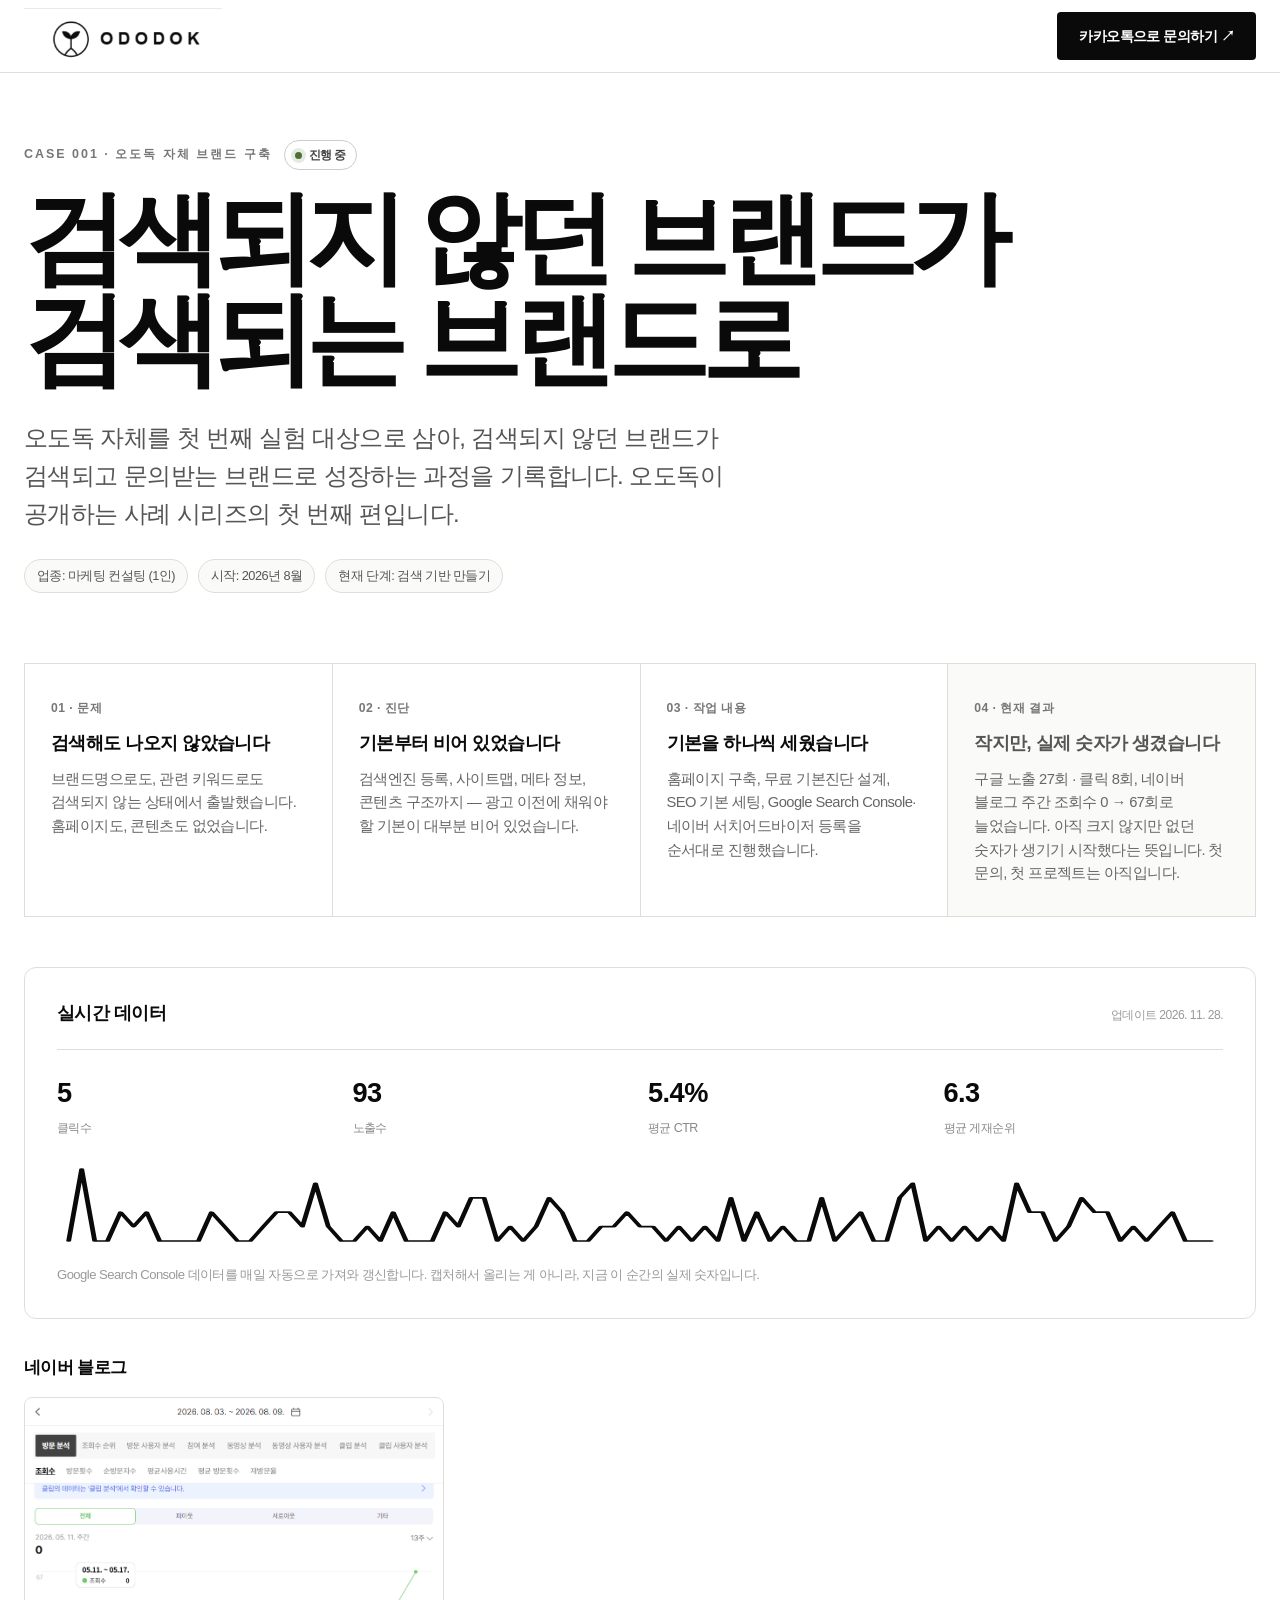
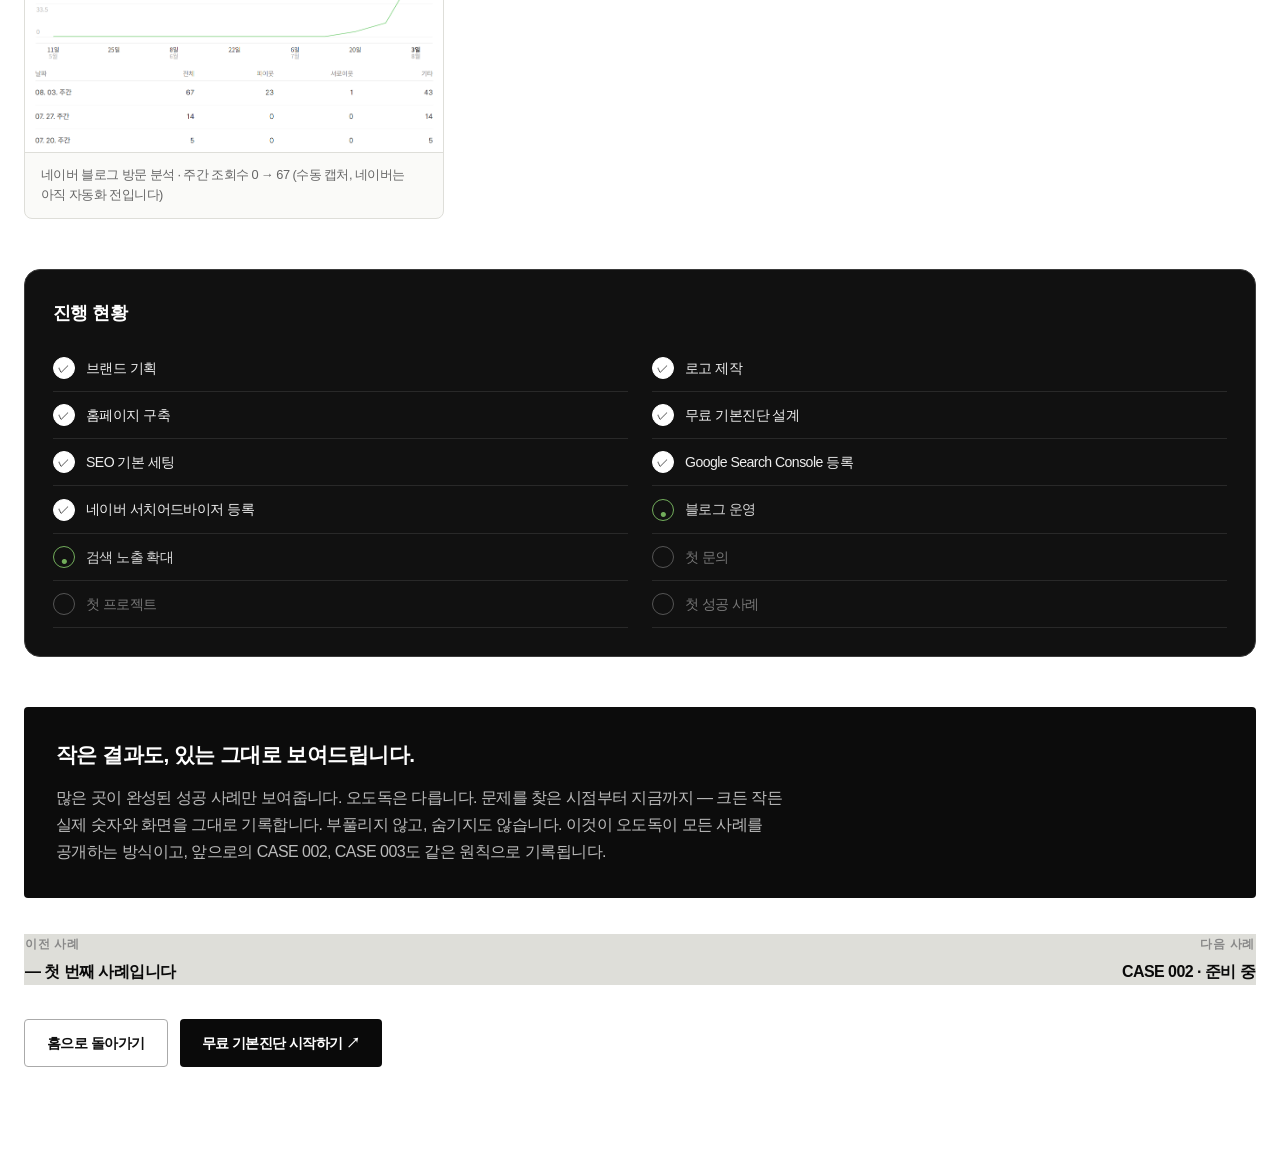
<file: project001.html>
<!doctype html>
<html lang="ko">
<head>
  <meta charset="utf-8">
  <meta name="viewport" content="width=device-width, initial-scale=1, viewport-fit=cover">
  <title>CASE 001 | 오도독 사례 - 오도독 자체 브랜드 구축기</title>
  <meta name="description" content="오도독이 검색되지 않던 상태에서 검색되는 브랜드로 성장하는 과정을 숨김없이 기록합니다. 오도독이 공개하는 첫 번째 사례입니다.">
  <link rel="canonical" href="https://ododok.kr/project001.html">
  <link rel="stylesheet" href="css/style.css">
  <link rel="stylesheet" href="css/case.css">
  <meta property="og:type" content="article">
  <meta property="og:title" content="CASE 001 | 오도독 사례 - 오도독 자체 브랜드 구축기">
  <meta property="og:description" content="검색되지 않던 브랜드가 검색되는 브랜드로 성장하는 과정, 결과가 없어도 그대로 공개합니다.">
  <meta property="og:url" content="https://ododok.kr/project001.html">
</head>
<body>
<header class="site-header scrolled">
  <div class="container nav">
    <a class="brand" href="index.html" aria-label="오도독 홈"><img src="assets/ododok-logo.png" alt="ODODOK 오도독"></a>
    <a class="header-cta" href="https://pf.kakao.com/_xmunxnX/chat" target="_blank" rel="noopener noreferrer">카카오톡으로 문의하기 ↗</a>
  </div>
</header>
<main class="case-detail">
  <div class="container">

    <div class="case-eyebrow-row">
      <span class="case-eyebrow">CASE 001 · 오도독 자체 브랜드 구축</span>
      <span class="case-live-badge"><i></i> 진행 중</span>
    </div>

    <h1>검색되지 않던 브랜드가<br>검색되는 브랜드로</h1>
    <p class="lead">오도독 자체를 첫 번째 실험 대상으로 삼아, 검색되지 않던 브랜드가 검색되고 문의받는 브랜드로 성장하는 과정을 기록합니다. 오도독이 공개하는 사례 시리즈의 첫 번째 편입니다.</p>

    <div class="case-meta">
      <span>업종: 마케팅 컨설팅 (1인)</span>
      <span>시작: 2026년 8월</span>
      <span>현재 단계: 검색 기반 만들기</span>
    </div>

    <div class="case-stage-grid">
      <article>
        <small>01 · 문제</small>
        <h2>검색해도 나오지 않았습니다</h2>
        <p>브랜드명으로도, 관련 키워드로도 검색되지 않는 상태에서 출발했습니다. 홈페이지도, 콘텐츠도 없었습니다.</p>
      </article>
      <article>
        <small>02 · 진단</small>
        <h2>기본부터 비어 있었습니다</h2>
        <p>검색엔진 등록, 사이트맵, 메타 정보, 콘텐츠 구조까지 &mdash; 광고 이전에 채워야 할 기본이 대부분 비어 있었습니다.</p>
      </article>
      <article>
        <small>03 · 작업 내용</small>
        <h2>기본을 하나씩 세웠습니다</h2>
        <p>홈페이지 구축, 무료 기본진단 설계, SEO 기본 세팅, Google Search Console·네이버 서치어드바이저 등록을 순서대로 진행했습니다.</p>
      </article>
      <article class="is-progress">
        <small>04 · 현재 결과</small>
        <h2>작지만, 실제 숫자가 생겼습니다</h2>
        <p>구글 노출 27회 · 클릭 8회, 네이버 블로그 주간 조회수 0 → 67회로 늘었습니다. 아직 크지 않지만 없던 숫자가 생기기 시작했다는 뜻입니다. 첫 문의, 첫 프로젝트는 아직입니다.</p>
      </article>
    </div>

    <div class="case-live" id="caseLive">
      <div class="case-live-head">
        <h3>실시간 데이터</h3>
        <span class="case-live-updated" id="liveUpdated">불러오는 중…</span>
      </div>
      <div class="case-live-stats">
        <div><strong id="liveClicks">–</strong><small>클릭수</small></div>
        <div><strong id="liveImpressions">–</strong><small>노출수</small></div>
        <div><strong id="liveCtr">–</strong><small>평균 CTR</small></div>
        <div><strong id="livePosition">–</strong><small>평균 게재순위</small></div>
      </div>
      <div class="case-live-chart"><svg id="liveChart" viewBox="0 0 600 120" preserveAspectRatio="none"></svg></div>
      <p class="case-live-note">Google Search Console 데이터를 매일 자동으로 가져와 갱신합니다. 캡처해서 올리는 게 아니라, 지금 이 순간의 실제 숫자입니다.</p>
    </div>

    <div class="case-evidence">
      <h3 style="font-size:1.05rem">네이버 블로그</h3>
      <div class="case-evidence-grid case-evidence-single">
        <figure>
          <img src="assets/case001/naver-views-growth.png" alt="네이버 블로그 조회수 화면 - 주간 조회수 0에서 67회로 증가">
          <figcaption>네이버 블로그 방문 분석 · 주간 조회수 0 → 67 (수동 캡처, 네이버는 아직 자동화 전입니다)</figcaption>
        </figure>
      </div>
    </div>

    <div class="case-checklist">
      <h3>진행 현황</h3>
      <ul>
        <li class="done"><span>✓</span>브랜드 기획</li>
        <li class="done"><span>✓</span>로고 제작</li>
        <li class="done"><span>✓</span>홈페이지 구축</li>
        <li class="done"><span>✓</span>무료 기본진단 설계</li>
        <li class="done"><span>✓</span>SEO 기본 세팅</li>
        <li class="done"><span>✓</span>Google Search Console 등록</li>
        <li class="done"><span>✓</span>네이버 서치어드바이저 등록</li>
        <li class="active"><span>•</span>블로그 운영</li>
        <li class="active"><span>•</span>검색 노출 확대</li>
        <li><span></span>첫 문의</li>
        <li><span></span>첫 프로젝트</li>
        <li><span></span>첫 성공 사례</li>
      </ul>
    </div>

    <div class="case-note">
      <h2>작은 결과도, 있는 그대로 보여드립니다.</h2>
      <p>많은 곳이 완성된 성공 사례만 보여줍니다. 오도독은 다릅니다. 문제를 찾은 시점부터 지금까지 &mdash; 크든 작든 실제 숫자와 화면을 그대로 기록합니다. 부풀리지 않고, 숨기지도 않습니다. 이것이 오도독이 모든 사례를 공개하는 방식이고, 앞으로의 CASE 002, CASE 003도 같은 원칙으로 기록됩니다.</p>
    </div>

    <div class="case-series-nav">
      <span class="disabled"><small>이전 사례</small><strong>&mdash; 첫 번째 사례입니다</strong></span>
      <span class="disabled next"><small>다음 사례</small><strong>CASE 002 · 준비 중</strong></span>
    </div>

    <div class="case-back-row">
      <a class="button outline" href="index.html#project">홈으로 돌아가기</a>
      <a class="button black" href="https://pf.kakao.com/_xmunxnX/chat" target="_blank" rel="noopener noreferrer">무료 기본진단 시작하기 ↗</a>
    </div>

  </div>
</main>
<script src="js/live-stats.js"></script>
</body>
</html>
</file>
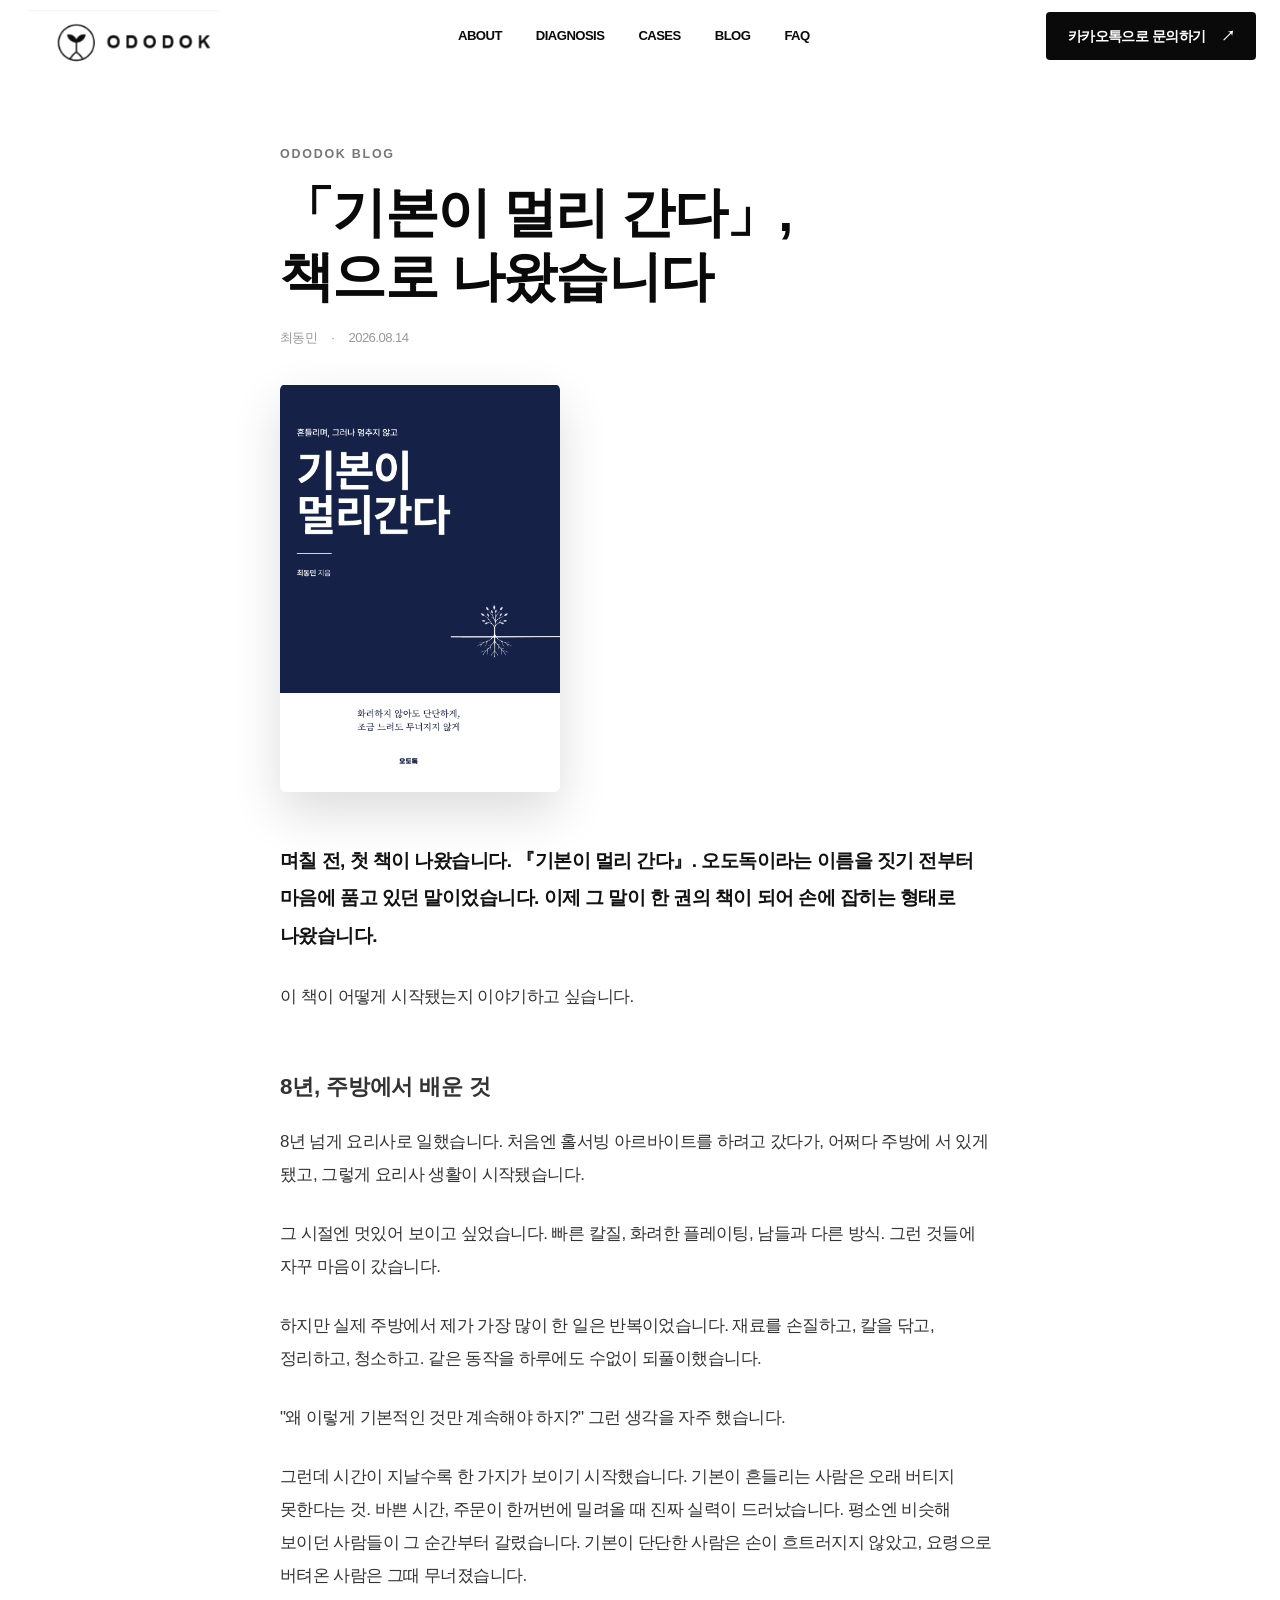
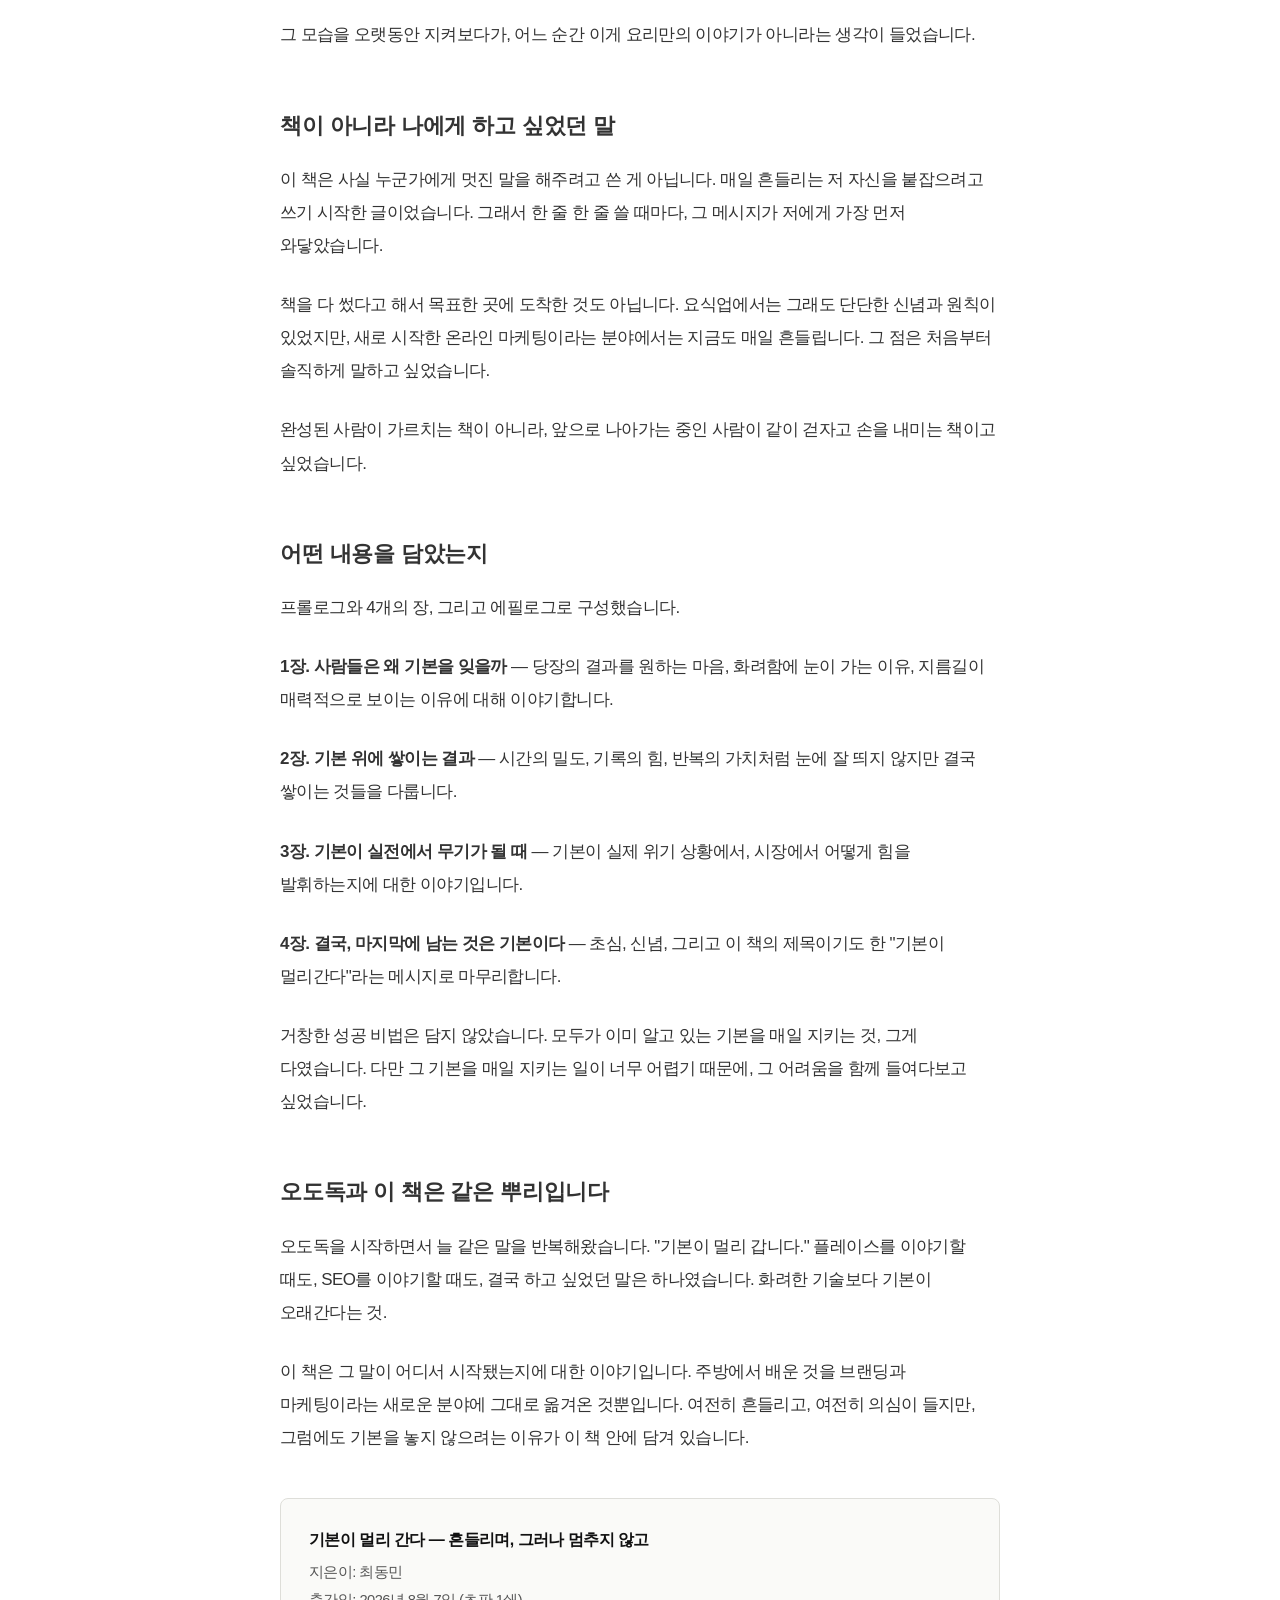
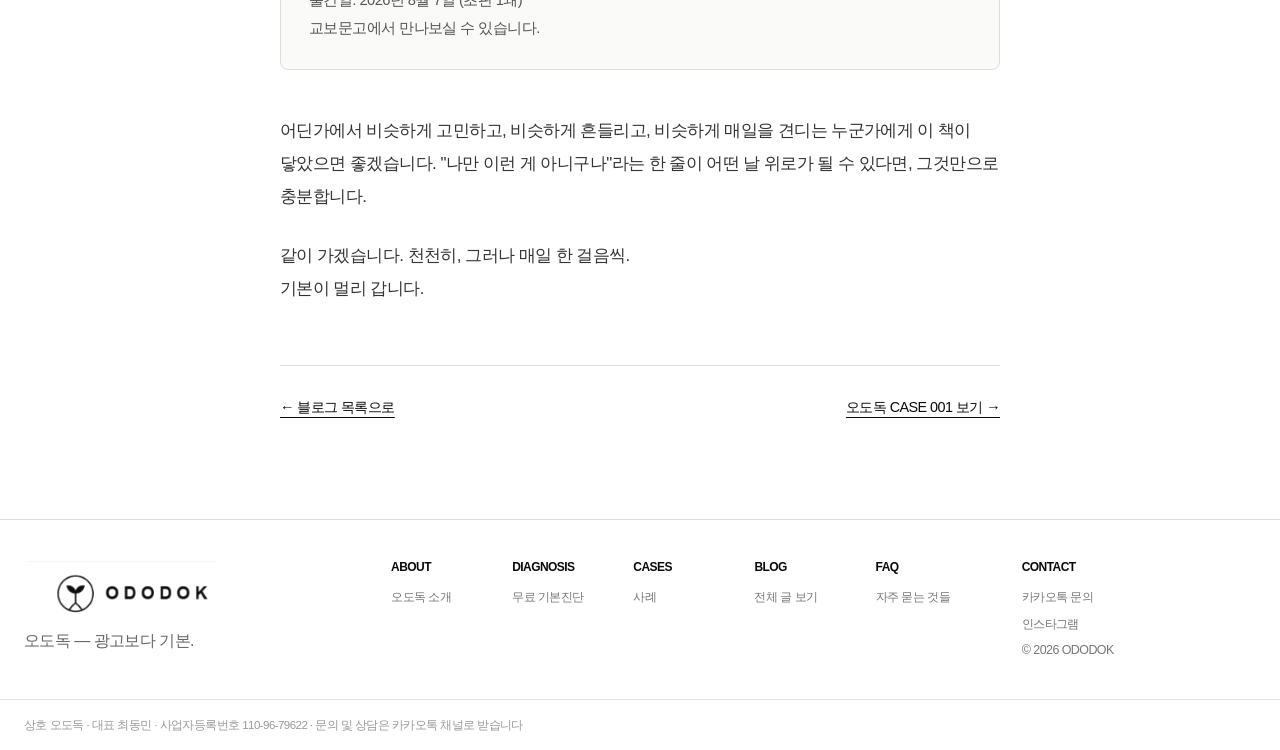
<file: blog/post-001-book.html>
<!doctype html>
<html lang="ko">
<head>
  <meta charset="utf-8">
  <meta name="viewport" content="width=device-width, initial-scale=1, viewport-fit=cover">
  <title>「기본이 멀리 간다」, 책으로 나왔습니다 | 오도독 블로그</title>
  <meta name="description" content="8년 요리사 생활에서 배운 것을 브랜딩과 마케팅이라는 새 분야로 그대로 옮겨온 이야기. 오도독 대표 최동민의 첫 책 「기본이 멀리 간다」 출간 소식입니다.">
  <link rel="canonical" href="https://ododok.kr/blog/post-001-book.html">
  <link rel="icon" href="../assets/favicon.svg" type="image/svg+xml">
  <link rel="stylesheet" href="../css/style.css">
  <link rel="stylesheet" href="../css/journal.css">
  <meta property="og:type" content="article">
  <meta property="og:title" content="「기본이 멀리 간다」, 책으로 나왔습니다">
  <meta property="og:description" content="8년 요리사 생활에서 배운 것을 브랜딩과 마케팅이라는 새 분야로 그대로 옮겨온 이야기입니다.">
  <meta property="og:url" content="https://ododok.kr/blog/post-001-book.html">
  <meta property="og:image" content="https://ododok.kr/assets/book-cover.png">
  <script type="application/ld+json">
  {
    "@context": "https://schema.org",
    "@type": "BlogPosting",
    "headline": "「기본이 멀리 간다」, 책으로 나왔습니다",
    "datePublished": "2026-08-14",
    "author": {"@type": "Person", "name": "최동민", "sameAs": ["https://www.instagram.com/ododok.archive/"]},
    "publisher": {"@type": "Organization", "name": "오도독"},
    "mainEntityOfPage": "https://ododok.kr/blog/post-001-book.html"
  }
  </script>
</head>
<body>
  <div class="scroll-progress" id="scrollProgress"></div>

  <header class="site-header" id="siteHeader">
    <div class="container nav">
      <a class="brand" href="../index.html" aria-label="오도독 홈">
        <img src="../assets/ododok-logo-transparent.png" alt="ODODOK 오도독">
      </a>
      <nav class="nav-links" id="navLinks" aria-label="주요 메뉴">
        <a href="../index.html#about">ABOUT</a>
        <a href="../index.html#diagnosis">DIAGNOSIS</a>
        <a href="../index.html#project">CASES</a>
        <a href="index.html">BLOG</a>
        <a href="../faq.html">FAQ</a>
      </nav>
      <a class="header-cta" href="https://pf.kakao.com/_xmunxnX/chat" target="_blank" rel="noopener noreferrer">
        카카오톡으로 문의하기 <span>↗</span>
      </a>
      <button class="menu-button" id="menuButton" type="button" aria-expanded="false" aria-controls="navLinks">MENU</button>
    </div>
  </header>

  <main>
    <section class="section article-page">
      <div class="container article-wrap">
        <span class="article-eyebrow">ODODOK BLOG</span>
        <h1>「기본이 멀리 간다」,<br>책으로 나왔습니다</h1>
        <div class="article-meta">
          <span>최동민</span>
          <span>·</span>
          <time datetime="2026-08-14">2026.08.14</time>
        </div>

        <div class="article-cover">
          <img src="../assets/book-cover.png" alt="기본이 멀리 간다 - 흔들리며, 그러나 멈추지 않고, 최동민 지음">
        </div>

        <div class="article-body">
          <p class="lead">며칠 전, 첫 책이 나왔습니다. 『기본이 멀리 간다』. 오도독이라는 이름을 짓기 전부터 마음에 품고 있던 말이었습니다. 이제 그 말이 한 권의 책이 되어 손에 잡히는 형태로 나왔습니다.</p>

          <p>이 책이 어떻게 시작됐는지 이야기하고 싶습니다.</p>

          <h2>8년, 주방에서 배운 것</h2>
          <p>8년 넘게 요리사로 일했습니다. 처음엔 홀서빙 아르바이트를 하려고 갔다가, 어쩌다 주방에 서 있게 됐고, 그렇게 요리사 생활이 시작됐습니다.</p>
          <p>그 시절엔 멋있어 보이고 싶었습니다. 빠른 칼질, 화려한 플레이팅, 남들과 다른 방식. 그런 것들에 자꾸 마음이 갔습니다.</p>
          <p>하지만 실제 주방에서 제가 가장 많이 한 일은 반복이었습니다. 재료를 손질하고, 칼을 닦고, 정리하고, 청소하고. 같은 동작을 하루에도 수없이 되풀이했습니다.</p>
          <p>"왜 이렇게 기본적인 것만 계속해야 하지?" 그런 생각을 자주 했습니다.</p>
          <p>그런데 시간이 지날수록 한 가지가 보이기 시작했습니다. 기본이 흔들리는 사람은 오래 버티지 못한다는 것. 바쁜 시간, 주문이 한꺼번에 밀려올 때 진짜 실력이 드러났습니다. 평소엔 비슷해 보이던 사람들이 그 순간부터 갈렸습니다. 기본이 단단한 사람은 손이 흐트러지지 않았고, 요령으로 버텨온 사람은 그때 무너졌습니다.</p>
          <p>그 모습을 오랫동안 지켜보다가, 어느 순간 이게 요리만의 이야기가 아니라는 생각이 들었습니다.</p>

          <h2>책이 아니라 나에게 하고 싶었던 말</h2>
          <p>이 책은 사실 누군가에게 멋진 말을 해주려고 쓴 게 아닙니다. 매일 흔들리는 저 자신을 붙잡으려고 쓰기 시작한 글이었습니다. 그래서 한 줄 한 줄 쓸 때마다, 그 메시지가 저에게 가장 먼저 와닿았습니다.</p>
          <p>책을 다 썼다고 해서 목표한 곳에 도착한 것도 아닙니다. 요식업에서는 그래도 단단한 신념과 원칙이 있었지만, 새로 시작한 온라인 마케팅이라는 분야에서는 지금도 매일 흔들립니다. 그 점은 처음부터 솔직하게 말하고 싶었습니다.</p>
          <p>완성된 사람이 가르치는 책이 아니라, 앞으로 나아가는 중인 사람이 같이 걷자고 손을 내미는 책이고 싶었습니다.</p>

          <h2>어떤 내용을 담았는지</h2>
          <p>프롤로그와 4개의 장, 그리고 에필로그로 구성했습니다.</p>
          <p><strong>1장. 사람들은 왜 기본을 잊을까</strong> — 당장의 결과를 원하는 마음, 화려함에 눈이 가는 이유, 지름길이 매력적으로 보이는 이유에 대해 이야기합니다.</p>
          <p><strong>2장. 기본 위에 쌓이는 결과</strong> — 시간의 밀도, 기록의 힘, 반복의 가치처럼 눈에 잘 띄지 않지만 결국 쌓이는 것들을 다룹니다.</p>
          <p><strong>3장. 기본이 실전에서 무기가 될 때</strong> — 기본이 실제 위기 상황에서, 시장에서 어떻게 힘을 발휘하는지에 대한 이야기입니다.</p>
          <p><strong>4장. 결국, 마지막에 남는 것은 기본이다</strong> — 초심, 신념, 그리고 이 책의 제목이기도 한 "기본이 멀리간다"라는 메시지로 마무리합니다.</p>
          <p>거창한 성공 비법은 담지 않았습니다. 모두가 이미 알고 있는 기본을 매일 지키는 것, 그게 다였습니다. 다만 그 기본을 매일 지키는 일이 너무 어렵기 때문에, 그 어려움을 함께 들여다보고 싶었습니다.</p>

          <h2>오도독과 이 책은 같은 뿌리입니다</h2>
          <p>오도독을 시작하면서 늘 같은 말을 반복해왔습니다. "기본이 멀리 갑니다." 플레이스를 이야기할 때도, SEO를 이야기할 때도, 결국 하고 싶었던 말은 하나였습니다. 화려한 기술보다 기본이 오래간다는 것.</p>
          <p>이 책은 그 말이 어디서 시작됐는지에 대한 이야기입니다. 주방에서 배운 것을 브랜딩과 마케팅이라는 새로운 분야에 그대로 옮겨온 것뿐입니다. 여전히 흔들리고, 여전히 의심이 들지만, 그럼에도 기본을 놓지 않으려는 이유가 이 책 안에 담겨 있습니다.</p>

          <div class="book-meta">
            <strong>기본이 멀리 간다 — 흔들리며, 그러나 멈추지 않고</strong>
            지은이: 최동민<br>
            출간일: 2026년 8월 7일 (초판 1쇄)<br>
            교보문고에서 만나보실 수 있습니다.
          </div>

          <p>어딘가에서 비슷하게 고민하고, 비슷하게 흔들리고, 비슷하게 매일을 견디는 누군가에게 이 책이 닿았으면 좋겠습니다. "나만 이런 게 아니구나"라는 한 줄이 어떤 날 위로가 될 수 있다면, 그것만으로 충분합니다.</p>
          <p>같이 가겠습니다. 천천히, 그러나 매일 한 걸음씩.<br>기본이 멀리 갑니다.</p>
        </div>

        <div class="article-nav">
          <a class="text-link" href="index.html">← 블로그 목록으로</a>
          <a class="text-link" href="../index.html#project">오도독 CASE 001 보기 →</a>
        </div>
      </div>
    </section>
  </main>

  <footer>
    <div class="container footer-grid">
      <div class="footer-brand">
        <img src="../assets/ododok-logo-transparent.png" alt="ODODOK 오도독">
        <p>오도독 — 광고보다 기본.</p>
      </div>
      <nav aria-label="푸터 메뉴">
        <div><strong>ABOUT</strong><a href="../index.html#about">오도독 소개</a></div>
        <div><strong>DIAGNOSIS</strong><a href="../index.html#diagnosis">무료 기본진단</a></div>
        <div><strong>CASES</strong><a href="../index.html#project">사례</a></div>
        <div><strong>BLOG</strong><a href="index.html">전체 글 보기</a></div>
        <div><strong>FAQ</strong><a href="../faq.html">자주 묻는 것들</a></div>
      </nav>
      <div class="footer-contact">
        <strong>CONTACT</strong>
        <a href="https://pf.kakao.com/_xmunxnX/chat" target="_blank" rel="noopener noreferrer">카카오톡 문의</a>
        <a href="https://www.instagram.com/ododok.archive/" target="_blank" rel="noopener noreferrer">인스타그램</a>
        <span>© 2026 ODODOK</span>
      </div>
    </div>
  </footer>
  <div class="biz-info">
    <div class="container">상호 오도독 · 대표 최동민 · 사업자등록번호 110-96-79622 · 문의 및 상담은 카카오톡 채널로 받습니다</div>
  </div>

  <div class="mobile-cta-bar">
    <a class="secondary" href="../index.html#diagnosis">무료 진단</a>
    <a class="primary" href="https://pf.kakao.com/_xmunxnX/chat" target="_blank" rel="noopener noreferrer" aria-label="카카오톡으로 문의하기">카카오톡 상담 ↗</a>
  </div>
  <script src="../js/main.js"></script>
</body>
</html>
</file>
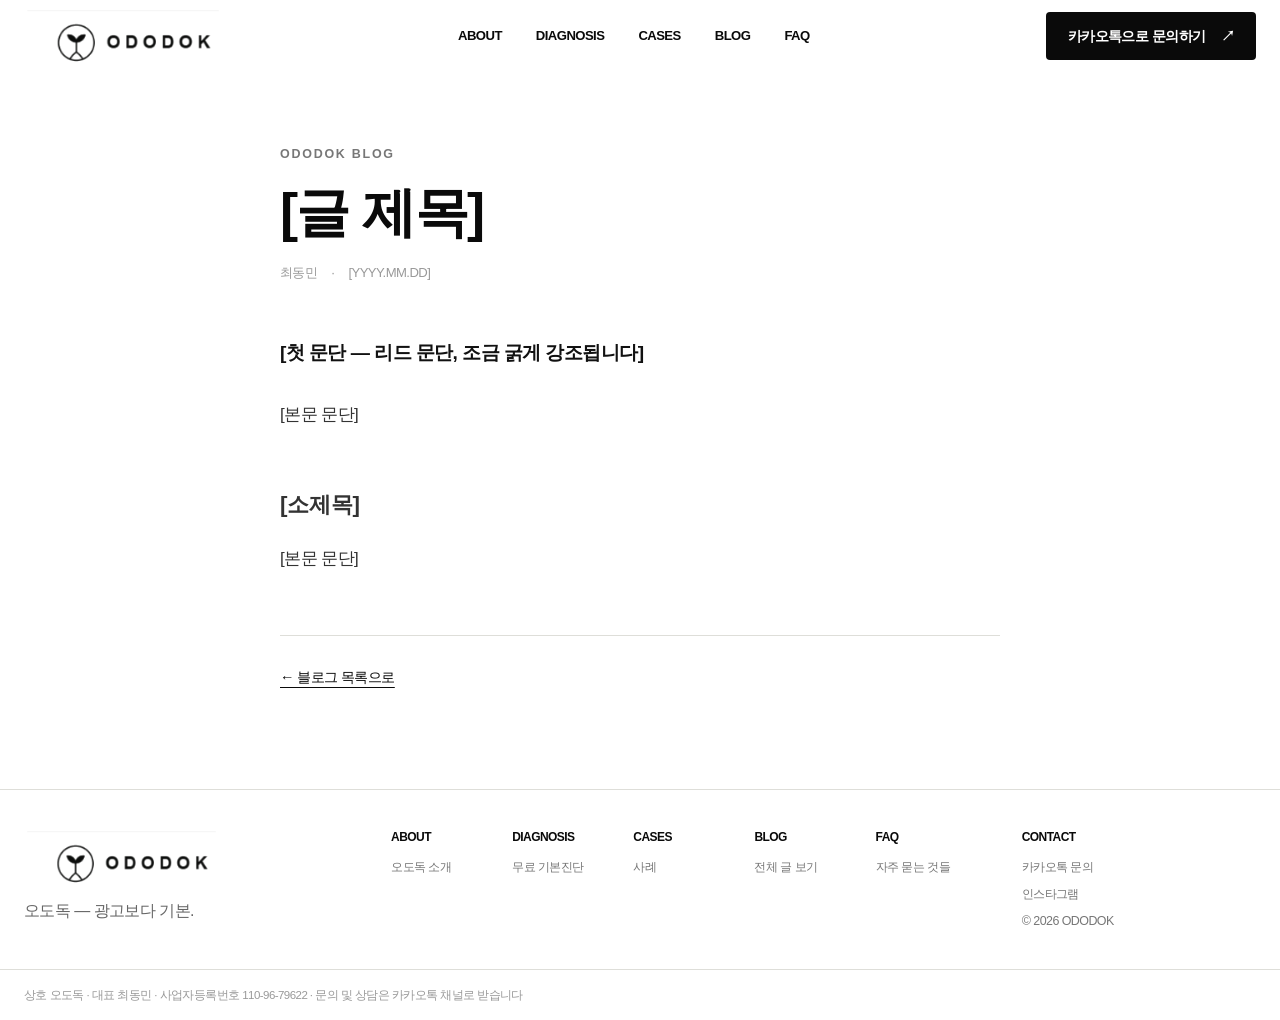
<file: blog/post-template.html>
<!--
  오도독 블로그 글 템플릿 — 새 글 쓸 때 이 파일을 복사하세요.

  사용법:
  1. 이 파일을 post-002-제목.html 형태로 복사
  2. [대괄호] 부분을 실제 내용으로 교체
  3. blog/index.html의 post-list에 새 글 카드 추가 (post-thumb 썸네일 이미지 포함)
  4. sitemap.xml에 새 글 주소 추가
  5. 이 파일은 <meta name="robots" content="noindex">가 걸려 있어서
     검색에 안 잡혀요. 복사한 새 글 파일에서는 이 태그를 지워주세요.
-->
<!doctype html>
<html lang="ko">
<head>
  <meta charset="utf-8">
  <meta name="viewport" content="width=device-width, initial-scale=1, viewport-fit=cover">
  <meta name="robots" content="noindex,nofollow">
  <title>[글 제목] | 오도독 블로그</title>
  <meta name="description" content="[검색결과에 보일 한 줄 요약, 120자 이내]">
  <link rel="canonical" href="https://ododok.kr/blog/[파일명].html">
  <link rel="icon" href="../assets/favicon.svg" type="image/svg+xml">
  <link rel="stylesheet" href="../css/style.css">
  <link rel="stylesheet" href="../css/journal.css">
  <meta property="og:type" content="article">
  <meta property="og:title" content="[글 제목]">
  <meta property="og:description" content="[SNS 공유용 한 줄 설명]">
  <meta property="og:url" content="https://ododok.kr/blog/[파일명].html">
  <script type="application/ld+json">
  {
    "@context": "https://schema.org",
    "@type": "BlogPosting",
    "headline": "[글 제목]",
    "datePublished": "[YYYY-MM-DD]",
    "author": {"@type": "Person", "name": "최동민"},
    "publisher": {"@type": "Organization", "name": "오도독"},
    "mainEntityOfPage": "https://ododok.kr/blog/[파일명].html"
  }
  </script>
</head>
<body>
  <div class="scroll-progress" id="scrollProgress"></div>

  <header class="site-header" id="siteHeader">
    <div class="container nav">
      <a class="brand" href="../index.html" aria-label="오도독 홈">
        <img src="../assets/ododok-logo-transparent.png" alt="ODODOK 오도독">
      </a>
      <nav class="nav-links" id="navLinks" aria-label="주요 메뉴">
        <a href="../index.html#about">ABOUT</a>
        <a href="../index.html#diagnosis">DIAGNOSIS</a>
        <a href="../index.html#project">CASES</a>
        <a href="index.html">BLOG</a>
        <a href="../faq.html">FAQ</a>
      </nav>
      <a class="header-cta" href="https://pf.kakao.com/_xmunxnX/chat" target="_blank" rel="noopener noreferrer">
        카카오톡으로 문의하기 <span>↗</span>
      </a>
      <button class="menu-button" id="menuButton" type="button" aria-expanded="false" aria-controls="navLinks">MENU</button>
    </div>
  </header>

  <main>
    <section class="section article-page">
      <div class="container article-wrap">
        <span class="article-eyebrow">ODODOK BLOG</span>
        <h1>[글 제목]</h1>
        <div class="article-meta">
          <span>최동민</span>
          <span>·</span>
          <time datetime="[YYYY-MM-DD]">[YYYY.MM.DD]</time>
        </div>

        <div class="article-body">
          <p class="lead">[첫 문단 — 리드 문단, 조금 굵게 강조됩니다]</p>
          <p>[본문 문단]</p>

          <h2>[소제목]</h2>
          <p>[본문 문단]</p>
        </div>

        <div class="article-nav">
          <a class="text-link" href="index.html">← 블로그 목록으로</a>
        </div>
      </div>
    </section>
  </main>

  <footer>
    <div class="container footer-grid">
      <div class="footer-brand">
        <img src="../assets/ododok-logo-transparent.png" alt="ODODOK 오도독">
        <p>오도독 — 광고보다 기본.</p>
      </div>
      <nav aria-label="푸터 메뉴">
        <div><strong>ABOUT</strong><a href="../index.html#about">오도독 소개</a></div>
        <div><strong>DIAGNOSIS</strong><a href="../index.html#diagnosis">무료 기본진단</a></div>
        <div><strong>CASES</strong><a href="../index.html#project">사례</a></div>
        <div><strong>BLOG</strong><a href="index.html">전체 글 보기</a></div>
        <div><strong>FAQ</strong><a href="../faq.html">자주 묻는 것들</a></div>
      </nav>
      <div class="footer-contact">
        <strong>CONTACT</strong>
        <a href="https://pf.kakao.com/_xmunxnX/chat" target="_blank" rel="noopener noreferrer">카카오톡 문의</a>
        <a href="https://www.instagram.com/ododok.archive/" target="_blank" rel="noopener noreferrer">인스타그램</a>
        <span>© 2026 ODODOK</span>
      </div>
    </div>
  </footer>
  <div class="biz-info">
    <div class="container">상호 오도독 · 대표 최동민 · 사업자등록번호 110-96-79622 · 문의 및 상담은 카카오톡 채널로 받습니다</div>
  </div>

  <div class="mobile-cta-bar">
    <a class="secondary" href="../index.html#diagnosis">무료 진단</a>
    <a class="primary" href="https://pf.kakao.com/_xmunxnX/chat" target="_blank" rel="noopener noreferrer" aria-label="카카오톡으로 문의하기">카카오톡 상담 ↗</a>
  </div>
  <script src="../js/main.js"></script>
</body>
</html>
</file>
<file: css/style.css>
@charset "UTF-8";
:root{--black:#0a0a0a;--white:#fff;--off:#f7f7f5;--line:#deded9;--muted:#666;--green:#4e7133;--max:1280px}
*{box-sizing:border-box;margin:0;padding:0}
html{scroll-behavior:smooth;scroll-padding-top:84px}
body{background:var(--white);color:var(--black);font-family:Pretendard,-apple-system,BlinkMacSystemFont,"Apple SD Gothic Neo","Noto Sans KR","Segoe UI",sans-serif;letter-spacing:-.035em;line-height:1.58;word-break:keep-all;overflow-x:hidden}
a{color:inherit;text-decoration:none}img{display:block;max-width:100%}button,a{-webkit-tap-highlight-color:transparent}
.container{width:min(calc(100% - 48px),var(--max));margin:0 auto}.section{padding:110px 0}
.scroll-progress{position:fixed;z-index:3000;top:0;left:0;width:0;height:2px;background:var(--black)}
.site-header{position:fixed;z-index:2000;top:0;left:0;width:100%;border-bottom:1px solid transparent;transition:.25s}
.site-header.scrolled{background:rgba(255,255,255,.94);border-color:var(--line);backdrop-filter:blur(18px)}
.nav{height:72px;display:flex;align-items:center;justify-content:space-between;gap:30px}.brand{display:inline-flex;align-items:center;background:transparent;padding:0;border:0}.brand img{width:198px;height:auto;background:transparent;mix-blend-mode:multiply}
.nav-links{display:flex;gap:34px;font-size:.82rem;font-weight:700}.nav-links a,.footer-grid a{transition:opacity .2s}.nav-links a:hover,.footer-grid a:hover{opacity:.5}
.header-cta,.button{display:inline-flex;align-items:center;justify-content:center;gap:15px;min-height:48px;padding:0 22px;border-radius:4px;font-size:.9rem;font-weight:750;transition:transform .2s,opacity .2s,background .2s}
.header-cta,.button.black{background:var(--black);color:#fff}.header-cta:hover,.button:hover{transform:translateY(-2px);opacity:.88}.button.outline{border:1px solid #aaa;background:#fff;color:#111}.button.wide{width:100%;min-height:62px}.menu-button{display:none;border:0;background:none;font:inherit;font-weight:800}
.hero{padding-top:72px;background:#fff}.hero-grid{display:grid;grid-template-columns:.9fr 1.1fr;min-height:600px}.hero-copy{display:flex;flex-direction:column;justify-content:center;padding:58px 36px 58px 0}
.hero-copy h1{font-size:clamp(4rem,7vw,7.2rem);line-height:.94;letter-spacing:-.085em}.hero-copy h2{margin-top:30px;font-size:clamp(1.35rem,2vw,2rem);line-height:1.35;letter-spacing:-.055em}
.hero-kicker{display:inline-block;margin-bottom:16px;padding:6px 14px;border:1px solid #ddd;border-radius:999px;color:#666;font-size:.78rem;font-weight:700;letter-spacing:.02em}
.short-line{width:28px;height:2px;background:#111;margin:20px 0}.hero-copy p{color:#5d5d5d;font-size:1rem;line-height:1.8}.hero-actions{display:flex;gap:14px;margin-top:30px;flex-wrap:wrap}
.hero-visual{position:relative;overflow:hidden;display:flex;align-items:flex-end;background:#fff}.hero-visual::before{content:"";position:absolute;inset:8% 0 0 3%;background:radial-gradient(circle at 58% 54%,rgba(232,224,208,.42),rgba(255,255,255,0) 63%);pointer-events:none}.hero-visual img{position:relative;z-index:1;width:100%;height:100%;object-fit:contain;object-position:center bottom;filter:saturate(.94) contrast(.98)}.scroll-label{position:absolute;right:18px;bottom:55px;font-size:.72rem;letter-spacing:.14em;writing-mode:vertical-rl}.scroll-label::after{content:"";display:block;width:1px;height:55px;background:#111;margin:10px auto 0}
.service-strip{border-top:1px solid var(--line);border-bottom:1px solid var(--line)}.service-strip-grid{display:grid;grid-template-columns:repeat(4,1fr)}.service-strip article{display:flex;align-items:center;gap:18px;min-height:96px;padding:22px;border-right:1px solid var(--line)}.service-strip article:last-child{border-right:0}.service-strip .icon{display:inline-flex;color:var(--black)}.service-strip .icon svg{width:32px;height:32px}.service-strip strong{display:block;font-size:.95rem}.service-strip small{display:block;color:#666;margin-top:3px}
.brand-intro{border-bottom:1px solid var(--line)}.split-intro{display:grid;grid-template-columns:.8fr 1.2fr;gap:80px}.intro-title h2,.intro-title h3{font-size:clamp(2.2rem,4vw,4.2rem);line-height:1.08;letter-spacing:-.065em}.intro-title h3{margin-top:42px}.intro-copy{font-size:clamp(1.25rem,2vw,1.85rem);line-height:1.75;padding-top:6px}.intro-copy p+p{margin-top:28px}.intro-copy strong{display:block;margin-top:32px}
.philosophy{background:var(--off)}.section-kicker{display:block;color:#777;font-size:.76rem;font-weight:800;letter-spacing:.16em;margin-bottom:18px}.display-title{font-size:clamp(3rem,6vw,6.8rem);line-height:1.02;letter-spacing:-.08em}.belief-grid{display:grid;grid-template-columns:1fr 1fr;margin-top:64px}.belief-card{min-height:390px;padding:38px;border:1px solid var(--line);display:flex;flex-direction:column;justify-content:space-between;background:#fff}.belief-card.dark{background:#0d0d0d;color:#fff;border-color:#0d0d0d}.belief-card small{color:#777;letter-spacing:.12em}.belief-card h3{font-size:clamp(2.4rem,5vw,5rem);line-height:1.03;letter-spacing:-.075em}.belief-card p{color:#aaa;font-size:1.05rem}
.diagnosis{border-bottom:1px solid var(--line)}.diagnosis-grid{display:grid;grid-template-columns:1.1fr .9fr 1fr}.diagnosis-grid>div{padding:30px 42px;border-right:1px solid var(--line)}.diagnosis-grid>div:first-child{padding-left:0}.diagnosis-grid>div:last-child{border-right:0;padding-right:0}.diagnosis-title h2{font-size:clamp(2.7rem,5vw,5.4rem);line-height:1.03;letter-spacing:-.075em}.diagnosis-checks{display:flex;flex-direction:column;justify-content:center;gap:20px;font-size:1rem}.diagnosis-checks p{display:flex;gap:12px}.diagnosis-checks span{display:grid;place-items:center;min-width:24px;height:24px;border:1px solid #111;border-radius:50%;font-size:.75rem}.diagnosis-action p{color:#555;margin-bottom:22px}.diagnosis-action small{display:block;text-align:center;color:#777;margin-top:11px}
.process-difference{padding:30px 0 38px;border-bottom:1px solid var(--line)}.dual-grid{display:grid;grid-template-columns:1.25fr .75fr}.process{padding-right:42px;border-right:1px solid var(--line)}.difference{padding-left:42px}.process h2,.difference h2{font-size:1.55rem;margin-bottom:25px}.process-list{list-style:none;display:grid;grid-template-columns:repeat(6,1fr);gap:14px}.process-list li{position:relative;padding-right:8px}.process-list li:not(:last-child)::after{content:"→";position:absolute;top:13px;right:-9px;color:#888}.process-list span{display:grid;place-items:center;width:36px;height:36px;border:1px solid #bbb;border-radius:50%;font-size:.75rem;margin-bottom:13px}.process-list strong{display:block;font-size:.9rem}.process-list p{font-size:.78rem;color:#666;margin-top:6px}.difference-grid{display:grid;grid-template-columns:repeat(3,1fr);gap:18px}.difference-grid article{text-align:center}.difference-grid article>span{display:grid;place-items:center;margin:0 auto 12px;width:48px;height:48px;border:1px solid #bbb;border-radius:50%;color:var(--black)}.difference-grid article>span svg{width:22px;height:22px}.difference-grid h3{font-size:.93rem}.difference-grid p{font-size:.76rem;color:#666;margin-top:6px}.philosophy-note{text-align:center;color:#777;font-size:.78rem;margin-top:28px}
.project-section{background:#0c0c0c;color:#fff;padding:56px 0}.project-grid{display:grid;grid-template-columns:.35fr .65fr;gap:42px;align-items:stretch}.project-lead{display:flex;flex-direction:column;justify-content:center}.project-lead>span{font-size:2rem;font-weight:800;letter-spacing:.02em}.project-lead h2{margin:20px 0 24px;font-size:1.4rem;line-height:1.45}.text-link{font-size:.9rem;text-decoration:underline;text-underline-offset:5px}.project-cards{display:grid;grid-template-columns:repeat(3,1fr);gap:14px}.project-cards article{position:relative;border:1px solid #444;background:#111;padding-bottom:20px}.project-art{height:150px;background:#e6e6e3}.art-one{background:linear-gradient(145deg,#d9d9d4,#f6f6f4)}.art-two{background:linear-gradient(135deg,#efefec 0 60%,#161616 60%)}.art-three{display:flex;align-items:center;justify-content:center;background:linear-gradient(145deg,#c8c8c5,#6d6d6a);font-size:2rem;font-weight:800;letter-spacing:.15em}.project-cards small,.project-cards h3,.project-cards p,.project-status{display:block;margin-left:16px;margin-right:16px}.project-cards small{margin-top:14px;color:#aaa}.project-status{width:max-content;margin-top:8px;padding:4px 8px;border:1px solid #555;border-radius:999px;color:#ccc;font-size:.68rem}.project-cards h3{margin-top:10px;font-size:.98rem}.project-cards p{margin-top:7px;color:#aaa;font-size:.8rem}
.journal-contact{background:#fff}.jl-grid{display:grid;grid-template-columns:1fr 1fr}.journal,.closing{min-height:320px;padding:46px}.journal{border-right:1px solid var(--line)}.journal h2,.closing h2{font-size:clamp(2rem,3vw,3.6rem);line-height:1.1;letter-spacing:-.065em}.journal p,.closing p{margin:20px 0 26px;color:#666;max-width:560px}.closing{position:relative;background:#0c0c0c;color:#fff;overflow:hidden}.closing::after{content:"";position:absolute;right:-90px;bottom:-130px;width:300px;height:300px;border:1px solid rgba(255,255,255,.055);border-radius:50%;pointer-events:none}.light-outline{background:transparent!important;color:#fff!important;border-color:#888!important}
footer{border-top:1px solid var(--line);padding:38px 0}.footer-grid{display:grid;grid-template-columns:1.1fr 2fr .8fr;gap:45px}.footer-brand img{width:195px}.footer-brand p{margin-top:12px;color:#666}.footer-grid nav{display:grid;grid-template-columns:repeat(5,1fr);gap:20px}.footer-grid nav div,.footer-contact{display:flex;flex-direction:column;gap:7px;font-size:.78rem}.footer-grid nav strong,.footer-contact strong{font-size:.75rem;margin-bottom:4px}.footer-grid nav a,.footer-contact a,.footer-contact span{color:#777}.footer-grid nav a,.footer-contact a{display:inline-flex;align-items:center;gap:7px}.footer-grid nav a svg,.footer-contact a svg{width:14px;height:14px;flex:none}
.button svg{width:16px;height:16px;flex:none}
.biz-info{border-top:1px solid var(--line);padding:16px 0}.biz-info .container{font-size:.72rem;color:#999}
.mobile-cta-bar{display:none}.reveal{opacity:0;transform:translateY(24px);transition:opacity .75s ease,transform .75s ease}.reveal.visible{opacity:1;transform:none}
@media(max-width:1000px){.nav-links,.header-cta{display:none}.menu-button{display:block;min-width:48px;min-height:48px}.nav-links.open{display:flex;position:fixed;top:72px;left:0;width:100%;padding:24px;background:#fff;border-bottom:1px solid var(--line);flex-direction:column;align-items:flex-start;gap:0}.nav-links.open a{width:100%;padding:14px 0;border-bottom:1px solid var(--line);font-size:1rem}.nav-links.open a:last-child{border-bottom:0}.hero-grid,.split-intro,.diagnosis-grid,.dual-grid,.project-grid,.jl-grid,.footer-grid{grid-template-columns:1fr}.hero-copy{padding:70px 0 40px}.hero-visual{min-height:420px}.service-strip-grid{grid-template-columns:1fr 1fr}.service-strip article:nth-child(2){border-right:0}.service-strip article:nth-child(-n+2){border-bottom:1px solid var(--line)}.split-intro{gap:45px}.diagnosis-grid>div{border-right:0;border-bottom:1px solid var(--line);padding:35px 0}.diagnosis-grid>div:last-child{border-bottom:0}.process{border-right:0;border-bottom:1px solid var(--line);padding:20px 0 35px}.difference{padding:35px 0}.project-grid{gap:28px}.journal{border-right:0;border-bottom:1px solid var(--line)}.footer-grid nav{grid-template-columns:repeat(4,1fr)}}
@media(max-width:720px){body{padding-bottom:78px}.container{width:min(calc(100% - 28px),var(--max))}.section{padding:76px 0}.nav{height:64px}.site-header .brand img{width:158px}.nav-links.open{top:64px}.hero{padding-top:64px}.hero-copy{padding:48px 0 30px}.hero-copy h1{font-size:clamp(3.55rem,18vw,5.1rem)}.hero-kicker{font-size:.7rem;padding:5px 12px;margin-bottom:14px}.hero-copy h2{margin-top:24px;font-size:1.28rem}.hero-copy p{font-size:.96rem;line-height:1.75}.hero-copy p br:first-child{display:none}.hero-grid{min-height:auto}.hero-visual{min-height:290px}.scroll-label{display:none}.hero-actions{flex-direction:column}.hero-actions .button{width:100%;min-height:54px}.service-strip-grid{grid-template-columns:1fr}.service-strip article{border-right:0;border-bottom:1px solid var(--line)!important;min-height:84px;padding:18px 8px}.service-strip article:last-child{border-bottom:0!important}.service-strip .icon{min-width:34px}.display-title{font-size:clamp(2.8rem,14vw,4.6rem)}.belief-grid{grid-template-columns:1fr;margin-top:42px}.belief-card{min-height:300px;padding:28px}.diagnosis-title h2{font-size:clamp(2.65rem,13vw,4rem)}.process-difference{padding-top:16px}.process-list{grid-template-columns:1fr;gap:0}.process-list li{display:grid;grid-template-columns:48px 1fr;align-items:start;gap:14px;padding:18px 0;border-bottom:1px solid var(--line)}.process-list li:last-child{border-bottom:0}.process-list li::after{display:none!important}.process-list span{margin:0}.process-list strong{font-size:1rem}.process-list p{font-size:.88rem;line-height:1.55;margin-top:3px}.difference-grid{grid-template-columns:1fr;gap:12px}.difference-grid article{text-align:left;display:grid;grid-template-columns:52px 1fr;column-gap:14px;padding:18px 0;border-bottom:1px solid var(--line)}.difference-grid article>span{grid-row:1/3;margin:0}.difference-grid h3{font-size:1rem}.difference-grid p{font-size:.84rem}.project-section{padding:48px 0}.project-cards{grid-template-columns:1fr}.project-art{height:180px}.journal,.closing{padding:38px 24px;min-height:300px}.closing::after{right:-150px;bottom:-165px}.footer-grid{gap:32px}.footer-grid nav{grid-template-columns:1fr 1fr;gap:24px 16px}.mobile-cta-bar{display:flex;position:fixed;z-index:1900;left:14px;right:14px;bottom:max(12px,env(safe-area-inset-bottom));gap:10px}.mobile-cta-bar a{flex:1;display:flex;align-items:center;justify-content:center;min-height:54px;padding:0 12px;border-radius:8px;font-size:.9rem;font-weight:800}.mobile-cta-bar .primary{background:#0a0a0a;color:#fff;border:1px solid #333;box-shadow:0 12px 35px rgba(0,0,0,.22)}.mobile-cta-bar .secondary{background:#fff;color:#0a0a0a;border:1px solid #0a0a0a}}
@media(max-width:380px){.hero-copy h1{font-size:3.45rem}.hero-copy h2{font-size:1.16rem}.container{width:calc(100% - 24px)}.journal,.closing{padding:34px 20px}.footer-grid nav{grid-template-columns:1fr}}
@media(prefers-reduced-motion:reduce){html{scroll-behavior:auto}*{transition-duration:.01ms!important}.reveal{opacity:1;transform:none}}

/* ODODOK V2.3 final — diagnosis form & single project */
.diagnosis-v23{background:#f7f7f5}.diagnosis-heading{max-width:760px;margin-bottom:48px}.diagnosis-heading h2{font-size:clamp(3rem,6vw,6.4rem);line-height:1;letter-spacing:-.08em}.diagnosis-heading p{margin-top:22px;font-size:1.12rem;color:#555}.diagnosis-heading>small{display:block;margin-top:10px;color:#777;font-size:.86rem}.diagnosis-form{background:#fff;border:1px solid var(--line);border-radius:20px;padding:clamp(24px,4vw,52px);box-shadow:0 20px 60px rgba(0,0,0,.04)}.form-step{border:0;padding:0 0 42px;margin:0 0 42px;border-bottom:1px solid var(--line)}.form-step legend{width:100%;font-size:1.35rem;font-weight:800;margin-bottom:24px;letter-spacing:-.04em}.form-step legend>span{display:inline-grid;place-items:center;width:36px;height:36px;margin-right:10px;border:1px solid #aaa;border-radius:50%;font-size:.75rem;vertical-align:middle}.form-step legend em{font-style:normal;font-size:.78rem;color:#777;font-weight:500;margin-left:8px}.field-grid{display:grid;gap:18px}.field-grid.two{grid-template-columns:1fr 1fr}.diagnosis-form label{display:grid;gap:9px;font-size:.88rem;font-weight:750}.diagnosis-form label b{color:#8c351f}.diagnosis-form input[type=text],.diagnosis-form input[type=tel],.diagnosis-form textarea{width:100%;border:1px solid #d5d5d0;border-radius:10px;background:#fff;padding:14px 15px;font:inherit;font-weight:500;line-height:1.5;resize:vertical;transition:border-color .2s,box-shadow .2s}.diagnosis-form input[type=text],.diagnosis-form input[type=tel]{min-height:52px}.diagnosis-form input:focus,.diagnosis-form textarea:focus{outline:0;border-color:#111;box-shadow:0 0 0 3px rgba(0,0,0,.07)}.choice-grid{display:grid;grid-template-columns:repeat(3,1fr);gap:10px}.choice-grid label{display:block}.choice-grid input{position:absolute;opacity:0;pointer-events:none}.choice-grid span{display:flex;align-items:center;min-height:54px;padding:12px 15px;border:1px solid #d8d8d3;border-radius:9px;background:#fff;cursor:pointer;font-size:.88rem;font-weight:650;transition:.2s}.choice-grid input:checked+span{background:#111;color:#fff;border-color:#111}.choice-grid input:focus-visible+span{outline:3px solid rgba(0,0,0,.18);outline-offset:2px}.conditional-field{display:none!important;margin-top:16px}.conditional-field.show{display:grid!important}.field-help{margin-top:13px;color:#777;font-size:.8rem}.form-step>label+label{margin-top:18px}.diagnosis-submit{display:flex;align-items:center;justify-content:space-between;gap:28px}.diagnosis-submit strong{font-size:1rem}.diagnosis-submit p{max-width:650px;margin-top:5px;color:#777;font-size:.82rem}.diagnosis-submit .button{border:0;cursor:pointer;white-space:nowrap}.form-status{min-height:24px;margin-top:16px;text-align:right;font-size:.85rem;font-weight:700}.form-status.error{color:#a12b1d}.form-status.success{color:#3f6b2c}
.project-single{display:grid;grid-template-columns:.9fr 1.1fr;gap:70px;align-items:center}.project-single .project-lead>span{font-size:.82rem;letter-spacing:.16em;color:#aaa}.project-single .project-lead h2{font-size:clamp(2.2rem,4.5vw,4.8rem);line-height:1.05;letter-spacing:-.07em;margin:25px 0}.project-single .project-lead p{color:#aaa;max-width:590px;margin-bottom:28px}.live-badge{display:inline-flex;align-items:center;gap:8px;width:max-content;margin-top:18px;padding:7px 11px;border:1px solid #444;border-radius:999px;font-size:.75rem;color:#ddd}.live-badge i{width:8px;height:8px;border-radius:50%;background:#63a94c;box-shadow:0 0 0 5px rgba(99,169,76,.12)}.project-progress{border:1px solid #3b3b3b;border-radius:16px;padding:28px;background:#111}.project-progress h3{font-size:1.15rem;margin-bottom:18px}.project-progress ul{list-style:none;display:grid;grid-template-columns:1fr 1fr;gap:0 24px}.project-progress li{display:flex;align-items:center;gap:11px;padding:12px 0;border-bottom:1px solid #292929;color:#777;font-size:.88rem}.project-progress li span{display:grid;place-items:center;width:22px;height:22px;border:1px solid #555;border-radius:50%;font-size:.72rem}.project-progress li.done{color:#eee}.project-progress li.done span{background:#fff;color:#111;border-color:#fff}.project-progress li.active{color:#d7d7d7}.project-progress li.active span{color:#72ad5b;border-color:#72ad5b;font-size:1.2rem}.next-project{margin-top:35px;padding-top:25px;border-top:1px solid #333;text-align:center;color:#aaa;font-size:.9rem}
@media(max-width:900px){.choice-grid{grid-template-columns:1fr 1fr}.project-single{grid-template-columns:1fr;gap:38px}.diagnosis-submit{align-items:flex-start;flex-direction:column}.diagnosis-submit .button{width:100%}}
@media(max-width:600px){.diagnosis-form{border-radius:14px;padding:24px 18px}.field-grid.two,.choice-grid,.project-progress ul{grid-template-columns:1fr}.form-step{padding-bottom:32px;margin-bottom:32px}.form-step legend{font-size:1.15rem}.form-step legend em{display:block;margin:8px 0 0 48px}.choice-grid span{min-height:50px}.project-progress{padding:22px 18px}.project-single .project-lead h2{font-size:2.55rem}.diagnosis-submit p{line-height:1.55}}

/* FAQ 아코디언 */
.faq-wrap{max-width:800px}
.faq-list{margin-top:38px;border-top:1px solid var(--line)}
.faq-list details{border-bottom:1px solid var(--line)}
.faq-list summary{display:flex;align-items:center;justify-content:space-between;gap:20px;padding:22px 2px;cursor:pointer;font-size:1.02rem;font-weight:700;list-style:none}
.faq-list summary::-webkit-details-marker{display:none}
.faq-list .faq-icon{flex:none;display:grid;place-items:center;width:26px;height:26px;border:1px solid #ccc;border-radius:50%;font-size:1rem;font-weight:400;color:#666;transition:transform .25s}
.faq-list details[open] .faq-icon{transform:rotate(45deg)}
.faq-list details p{padding:0 2px 24px;max-width:640px;color:#666;font-size:.94rem;line-height:1.7}
@media(max-width:720px){
  .faq-list summary{font-size:.95rem;padding:18px 2px}
}

/* 독립 FAQ 페이지 */
.faq-page{padding:150px 0 100px}
.faq-page .display-title{font-size:clamp(2.8rem,7vw,5.2rem);margin-top:14px}
.faq-page-lead{margin-top:20px;max-width:600px;color:#666;font-size:1.05rem;line-height:1.7}
.faq-cta{margin-top:48px;padding-top:38px;border-top:1px solid var(--line);display:flex;align-items:center;gap:20px;flex-wrap:wrap}
.faq-cta p{color:#777;font-size:.92rem}
@media(max-width:720px){
  .faq-page{padding:120px 0 70px}
  .faq-cta{flex-direction:column;align-items:flex-start;gap:14px}
  .faq-cta .button{width:100%}
}

/* 후기 섹션 (아직 후기가 없을 때) */
.review-empty{margin-top:38px;padding:48px 32px;border:1px dashed #ccc;border-radius:8px;text-align:center;background:#fafaf8}
.review-empty p{font-size:1.05rem;font-weight:700;color:#555}
.review-empty .review-empty-sub{margin-top:10px;font-size:.88rem;font-weight:400;color:#888}

/* ABOUT 섹션 - 책 소개 블록 */
.book-block{margin-top:56px;padding-top:50px;border-top:1px solid var(--line);display:grid;grid-template-columns:140px 1fr;gap:36px;align-items:start}
.book-block-cover{flex:none}
.book-block-cover img{width:100%;border-radius:4px;box-shadow:0 16px 40px rgba(0,0,0,.14)}
.book-block-kicker{font-size:.75rem;font-weight:800;letter-spacing:.14em;color:#999}
.book-block-copy h3{margin-top:10px;font-size:1.35rem;line-height:1.45;letter-spacing:-.02em}
.book-block-copy p{margin-top:14px;max-width:600px;color:#666;font-size:.95rem;line-height:1.75}
.book-block-copy .text-link{margin-top:16px;display:inline-block}
.book-title-nowrap{white-space:nowrap}
@media(max-width:720px){
  .book-block{grid-template-columns:96px 1fr;gap:20px;margin-top:44px;padding-top:38px}
  .book-block-copy h3{font-size:1.15rem}
  .book-title-nowrap{white-space:normal}
}

/* CASE 섹션 - 가로 스크롤 캐러셀 */
.project-section{padding:100px 0 60px}
.project-intro{max-width:640px}
.project-intro h2{margin-top:14px;font-size:clamp(2rem,4.5vw,3rem);line-height:1.22;letter-spacing:-.03em}
.project-intro p{margin-top:16px;color:#666;font-size:1rem;line-height:1.7}

.case-carousel{margin-top:44px}
.case-track{display:flex;gap:20px;overflow-x:auto;scroll-snap-type:x mandatory;padding:4px 4px 20px;scrollbar-width:none;-ms-overflow-style:none}
.case-track::-webkit-scrollbar{display:none}
.case-card{flex:0 0 min(420px,86vw);scroll-snap-align:start;border:1px solid var(--line);border-radius:12px;padding:32px;background:#fff;display:flex;flex-direction:column;min-height:250px}
.case-card-top{display:flex;align-items:center;justify-content:space-between;gap:12px}
.case-card-num{font-size:.78rem;font-weight:800;letter-spacing:.12em;color:#999}
.case-card .badge{display:inline-flex;align-items:center;gap:6px;padding:4px 10px;border:1px solid #ccc;border-radius:999px;font-size:.68rem;font-weight:700;color:#444}
.case-card .badge i{width:6px;height:6px;border-radius:50%;background:var(--green)}
.case-card h3{margin-top:16px;font-size:1.3rem;letter-spacing:-.02em}
.case-card p{margin-top:12px;color:#666;font-size:.92rem;line-height:1.65;flex:1}
.case-card .text-link{margin-top:16px;display:inline-block}
.case-card-live{display:inline-flex;align-items:center;gap:7px;margin-top:16px;padding:6px 13px;border:1px solid var(--line);border-radius:999px;background:#fafaf8;font-size:.78rem;color:#777;transition:background .2s,border-color .2s}
.case-card-live:hover{background:#f1f1ec;border-color:#ccc}
.case-card-live:empty{display:none}
.case-card-live .dot{width:6px;height:6px;border-radius:50%;background:var(--green);box-shadow:0 0 0 3px rgba(78,113,51,.15);flex:none}
.case-card-live strong{color:var(--black);font-weight:800;margin-right:3px}
.case-card-live .sep{margin:0 8px;color:#ccc}
.case-card-next{background:#fafaf8;border-style:dashed;justify-content:center}
.case-card-next .case-card-num,.case-card-next h3,.case-card-next p{color:#aaa}

@media(max-width:720px){
  .project-section{padding:70px 0 40px}
  .case-card{flex-basis:88vw;padding:26px}
}
</file>
<file: css/journal.css>
/* ODODOK 자체 블로그(journal) 스타일
   목록 페이지(blog/index.html), 글 페이지(blog/post-*.html), 템플릿이 공통으로 씁니다.
   style.css의 디자인 토큰(--black, --white, --off, --line, --muted, --green)을 그대로 씁니다. */

.journal-page{padding:140px 0 100px}
.journal-page .display-title{font-size:clamp(2.8rem,7vw,5.2rem);margin-top:14px}
.journal-page-lead{margin-top:18px;max-width:600px;color:#666;font-size:1.02rem;line-height:1.7}

/* 글 목록 */
.post-list{margin-top:50px;border-top:1px solid var(--line)}
.post-list a{display:grid;grid-template-columns:72px 100px 1fr 24px;gap:20px;align-items:center;padding:24px 2px;border-bottom:1px solid var(--line);transition:opacity .2s}
.post-list a:hover{opacity:.6}
.post-thumb{width:72px;height:96px;border-radius:4px;overflow:hidden;background:#fafaf8;border:1px solid var(--line)}
.post-thumb img{display:block;width:100%;height:100%;object-fit:cover}
.post-list time{font-size:.78rem;color:#999}
.post-list h2{font-size:1.15rem;font-weight:700;letter-spacing:-.01em}
.post-list p{margin-top:6px;font-size:.86rem;color:#777;line-height:1.6}
.post-list .arrow{font-size:1.2rem;color:#aaa;text-align:right}
.post-list .empty-note{padding:40px 2px;color:#999;font-size:.9rem}

/* 글 상세 */
.article-page{padding:140px 0 100px}
.article-wrap{max-width:720px;margin:0 auto}
.article-eyebrow{font-size:.78rem;font-weight:800;letter-spacing:.14em;color:#777}
.article-wrap h1{margin-top:16px;font-size:clamp(2.3rem,5.5vw,3.4rem);line-height:1.18;letter-spacing:-.03em}
.article-meta{margin-top:18px;display:flex;gap:14px;flex-wrap:wrap;color:#999;font-size:.82rem}
.article-cover{margin-top:36px;max-width:280px}
.article-cover img{width:100%;border-radius:6px;box-shadow:0 20px 50px rgba(0,0,0,.14)}
.article-body{margin-top:50px;font-size:1.06rem;line-height:1.95;color:#333}
.article-body p{margin:0 0 26px}
.article-body p.lead{font-size:1.2rem;color:#111;font-weight:600}
.article-body h2{margin:52px 0 16px;font-size:1.4rem;letter-spacing:-.01em}
.article-body strong{font-weight:750}
.article-body .book-meta{margin:44px 0;padding:26px 28px;background:#fafaf8;border:1px solid var(--line);border-radius:8px;font-size:.92rem;line-height:1.9;color:#555}
.article-body .book-meta strong{display:block;font-size:1rem;color:#111;margin-bottom:4px}
.article-nav{margin-top:60px;padding-top:30px;border-top:1px solid var(--line);display:flex;justify-content:space-between;gap:20px;flex-wrap:wrap}

@media(max-width:720px){
  .journal-page{padding:110px 0 70px}
  .article-page{padding:110px 0 70px}
  .post-list a{grid-template-columns:56px 62px 1fr 16px;gap:10px;padding:20px 2px}
  .post-thumb{width:56px;height:74px}
  .post-list time{font-size:.7rem}
}
</file>
<file: css/case.css>
/* ODODOK CASE STUDY TEMPLATE
   project001.html 및 앞으로 추가될 case00N.html 이 공통으로 사용하는 스타일입니다.
   style.css의 디자인 토큰(--black, --white, --off, --line, --muted, --green)을 그대로 씁니다. */

.case-detail{padding:140px 0 100px}

.case-eyebrow-row{display:flex;align-items:center;gap:12px;flex-wrap:wrap}
.case-eyebrow{font-size:.78rem;font-weight:800;letter-spacing:.16em;color:#777}
.case-live-badge{display:inline-flex;align-items:center;gap:7px;padding:5px 10px;border:1px solid #ccc;border-radius:999px;font-size:.72rem;font-weight:700;color:#444}
.case-live-badge i{width:7px;height:7px;border-radius:50%;background:var(--green);box-shadow:0 0 0 4px rgba(78,113,51,.14)}
.case-live-badge.done{color:#777;border-color:#ddd}
.case-live-badge.done i{background:#999;box-shadow:0 0 0 4px rgba(153,153,153,.12)}

.case-detail h1{margin-top:18px;font-size:clamp(3.3rem,8vw,7rem);line-height:.98;letter-spacing:-.08em}
.case-detail .lead{max-width:760px;margin-top:30px;font-size:clamp(1.15rem,2vw,1.5rem);color:#555}

/* 업종 / 기간 / 상태 같은 메타 정보 */
.case-meta{display:flex;flex-wrap:wrap;gap:10px;margin-top:26px}
.case-meta span{padding:6px 12px;border:1px solid var(--line);border-radius:999px;font-size:.8rem;color:#555;background:#fafaf8}

/* 문제 -> 진단 -> 작업 내용 -> 현재 결과, 4단계 그리드 */
.case-stage-grid{display:grid;grid-template-columns:repeat(4,1fr);gap:1px;margin-top:70px;background:var(--line);border:1px solid var(--line)}
.case-stage-grid article{background:#fff;padding:30px 26px}
.case-stage-grid small{color:#777;font-size:.76rem;font-weight:700;letter-spacing:.04em}
.case-stage-grid h2{margin-top:12px;font-size:1.15rem;line-height:1.35}
.case-stage-grid p{margin-top:12px;color:#666;font-size:.92rem;line-height:1.6}
.case-stage-grid article.is-progress{background:#fafaf8}
.case-stage-grid article.is-progress h2{color:#555}

/* 투명성 노트 - "우리는 사례를 이렇게 공개합니다" */
.case-note{margin-top:50px;padding:32px;background:#0c0c0c;color:#fff;border-radius:4px}
.case-note h2{font-size:1.3rem}
.case-note p{max-width:760px;color:#bbb;margin-top:12px;line-height:1.7}

/* 이전/다음 사례 내비게이션 */
.case-series-nav{display:grid;grid-template-columns:1fr 1fr;gap:1px;margin-top:36px;background:var(--line);border:1px solid var(--line)}
.case-series-nav a{display:block;padding:22px 24px;background:#fff;transition:background .2s}
.case-series-nav a:hover{background:#fafaf8}
.case-series-nav a.disabled{color:#aaa;pointer-events:none}
.case-series-nav small{display:block;color:#888;font-size:.72rem;font-weight:700;letter-spacing:.06em}
.case-series-nav strong{display:block;margin-top:6px;font-size:1rem}
.case-series-nav .next{text-align:right}

.case-back-row{display:flex;gap:12px;flex-wrap:wrap;margin-top:34px}

/* 실시간 데이터 위젯 */
.case-live{margin-top:50px;padding:32px;border:1px solid var(--line);border-radius:12px;background:#fff}
.case-live-head{display:flex;align-items:baseline;justify-content:space-between;gap:12px;flex-wrap:wrap}
.case-live-head h3{font-size:1.1rem}
.case-live-updated{font-size:.76rem;color:#999}
.case-live-stats{display:grid;grid-template-columns:repeat(4,1fr);gap:16px;margin-top:22px;padding-top:22px;border-top:1px solid var(--line)}
.case-live-stats strong{display:block;font-size:1.7rem;letter-spacing:-.02em}
.case-live-stats small{display:block;margin-top:4px;color:#888;font-size:.78rem}
.case-live-chart{margin-top:26px;color:#0a0a0a}
.case-live-chart svg{width:100%;height:80px;display:block}
.case-live-note{margin-top:20px;font-size:.82rem;color:#999}

/* 증거 스크린샷 갤러리 */
.case-evidence{margin-top:36px}
.case-evidence-grid{display:grid;grid-template-columns:1fr 1fr;gap:20px;margin-top:16px}
.case-evidence-grid.case-evidence-single{grid-template-columns:1fr;max-width:420px}
.case-evidence-grid figure{margin:0;border:1px solid var(--line);border-radius:8px;overflow:hidden;background:#fafaf8}
.case-evidence-grid img{display:block;width:100%;height:auto}
.case-evidence-grid figcaption{padding:12px 16px;font-size:.8rem;color:#666;border-top:1px solid var(--line)}

/* 진행 체크리스트 (다크 카드) */
.case-checklist{margin-top:50px;border:1px solid #3b3b3b;border-radius:16px;padding:28px;background:#111}
.case-checklist h3{font-size:1.15rem;color:#fff;margin-bottom:18px}
.case-checklist ul{list-style:none;display:grid;grid-template-columns:1fr 1fr;gap:0 24px;padding:0;margin:0}
.case-checklist li{display:flex;align-items:center;gap:11px;padding:12px 0;border-bottom:1px solid #292929;color:#777;font-size:.88rem}
.case-checklist li span{display:grid;place-items:center;width:22px;height:22px;border:1px solid #555;border-radius:50%;font-size:.72rem;flex:none}
.case-checklist li.done{color:#eee}
.case-checklist li.done span{background:#fff;color:#111;border-color:#fff}
.case-checklist li.active{color:#d7d7d7}
.case-checklist li.active span{color:#72ad5b;border-color:#72ad5b;font-size:1.2rem}

@media(max-width:900px){
  .case-stage-grid{grid-template-columns:1fr 1fr}
}
@media(max-width:720px){
  .case-detail{padding:110px 0 80px}
  .case-stage-grid{grid-template-columns:1fr;margin-top:45px}
  .case-stage-grid article{padding:26px}
  .case-note{padding:26px}
  .case-series-nav{grid-template-columns:1fr}
  .case-series-nav .next{text-align:left}
  .case-back-row .button{width:100%}
  .case-evidence-grid{grid-template-columns:1fr}
  .case-checklist ul{grid-template-columns:1fr}
  .case-live{padding:24px}
  .case-live-stats{grid-template-columns:1fr 1fr;gap:20px 16px}
}
</file>
